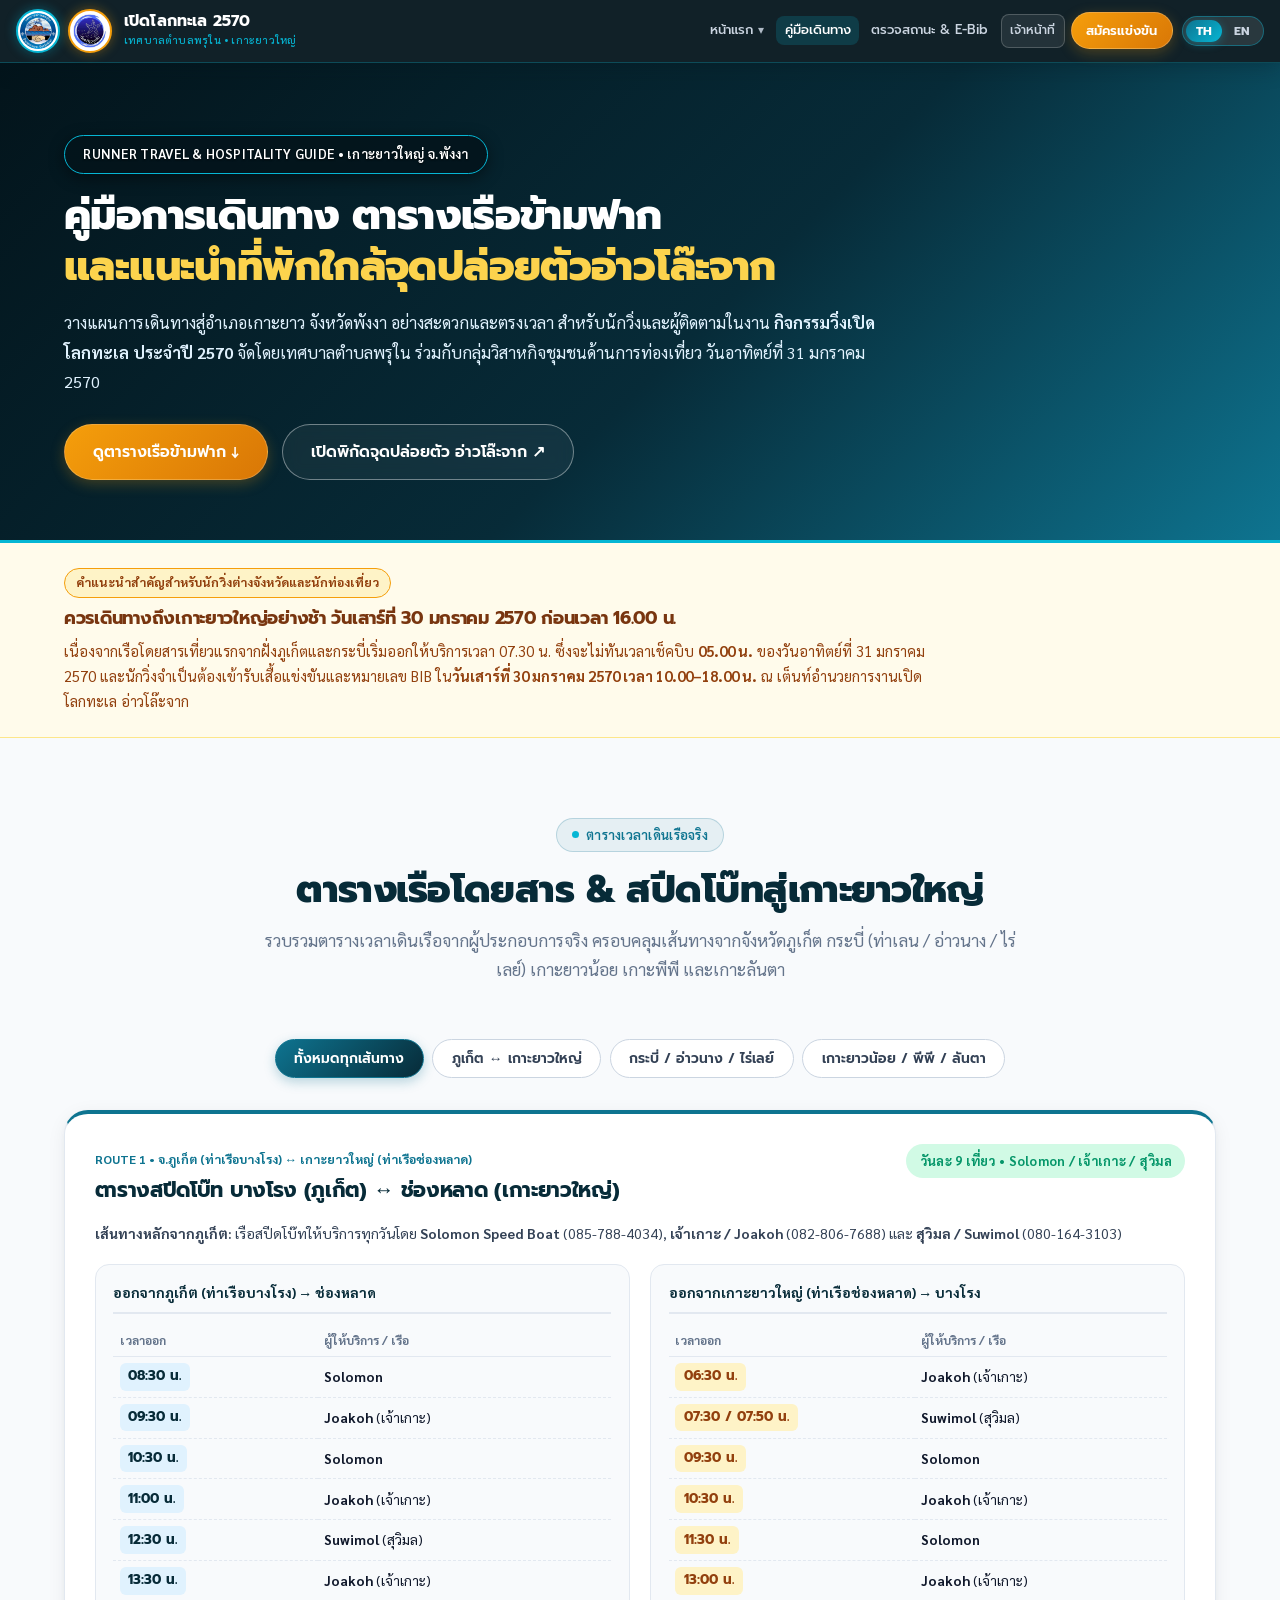
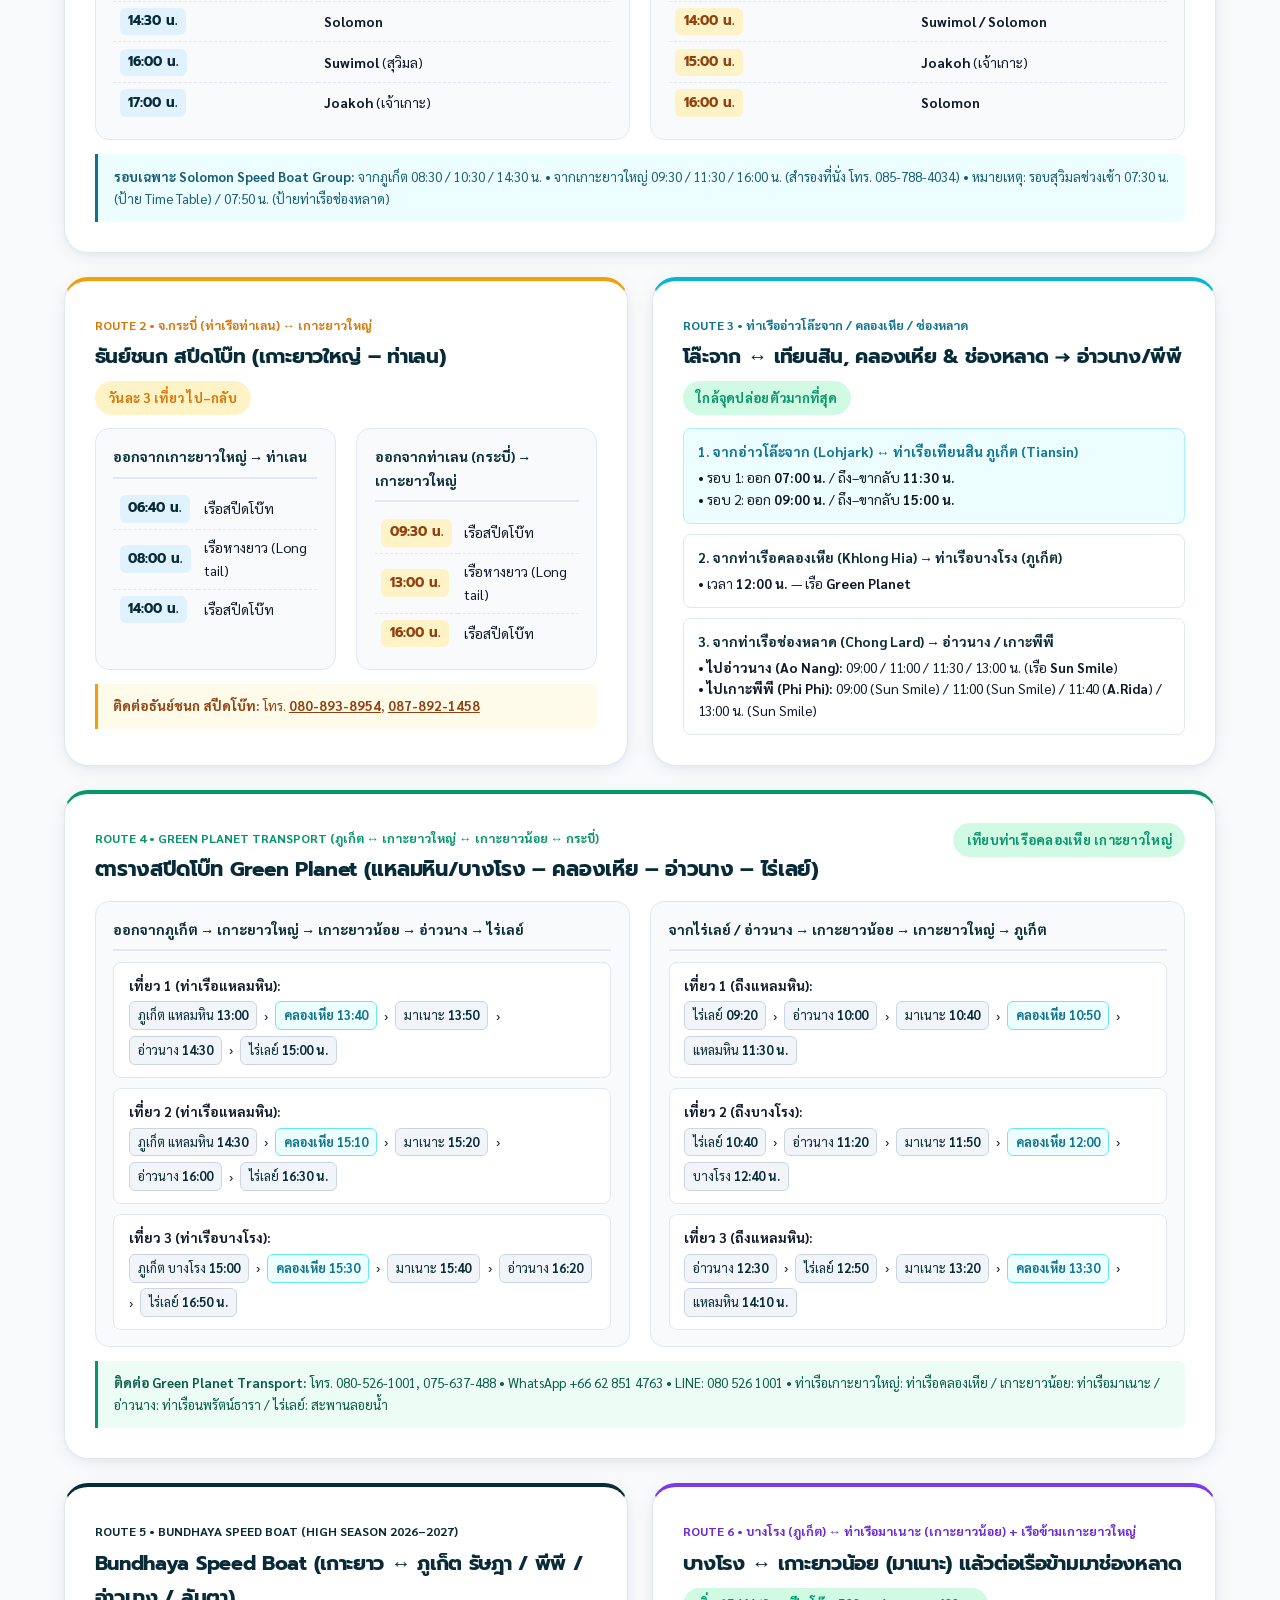
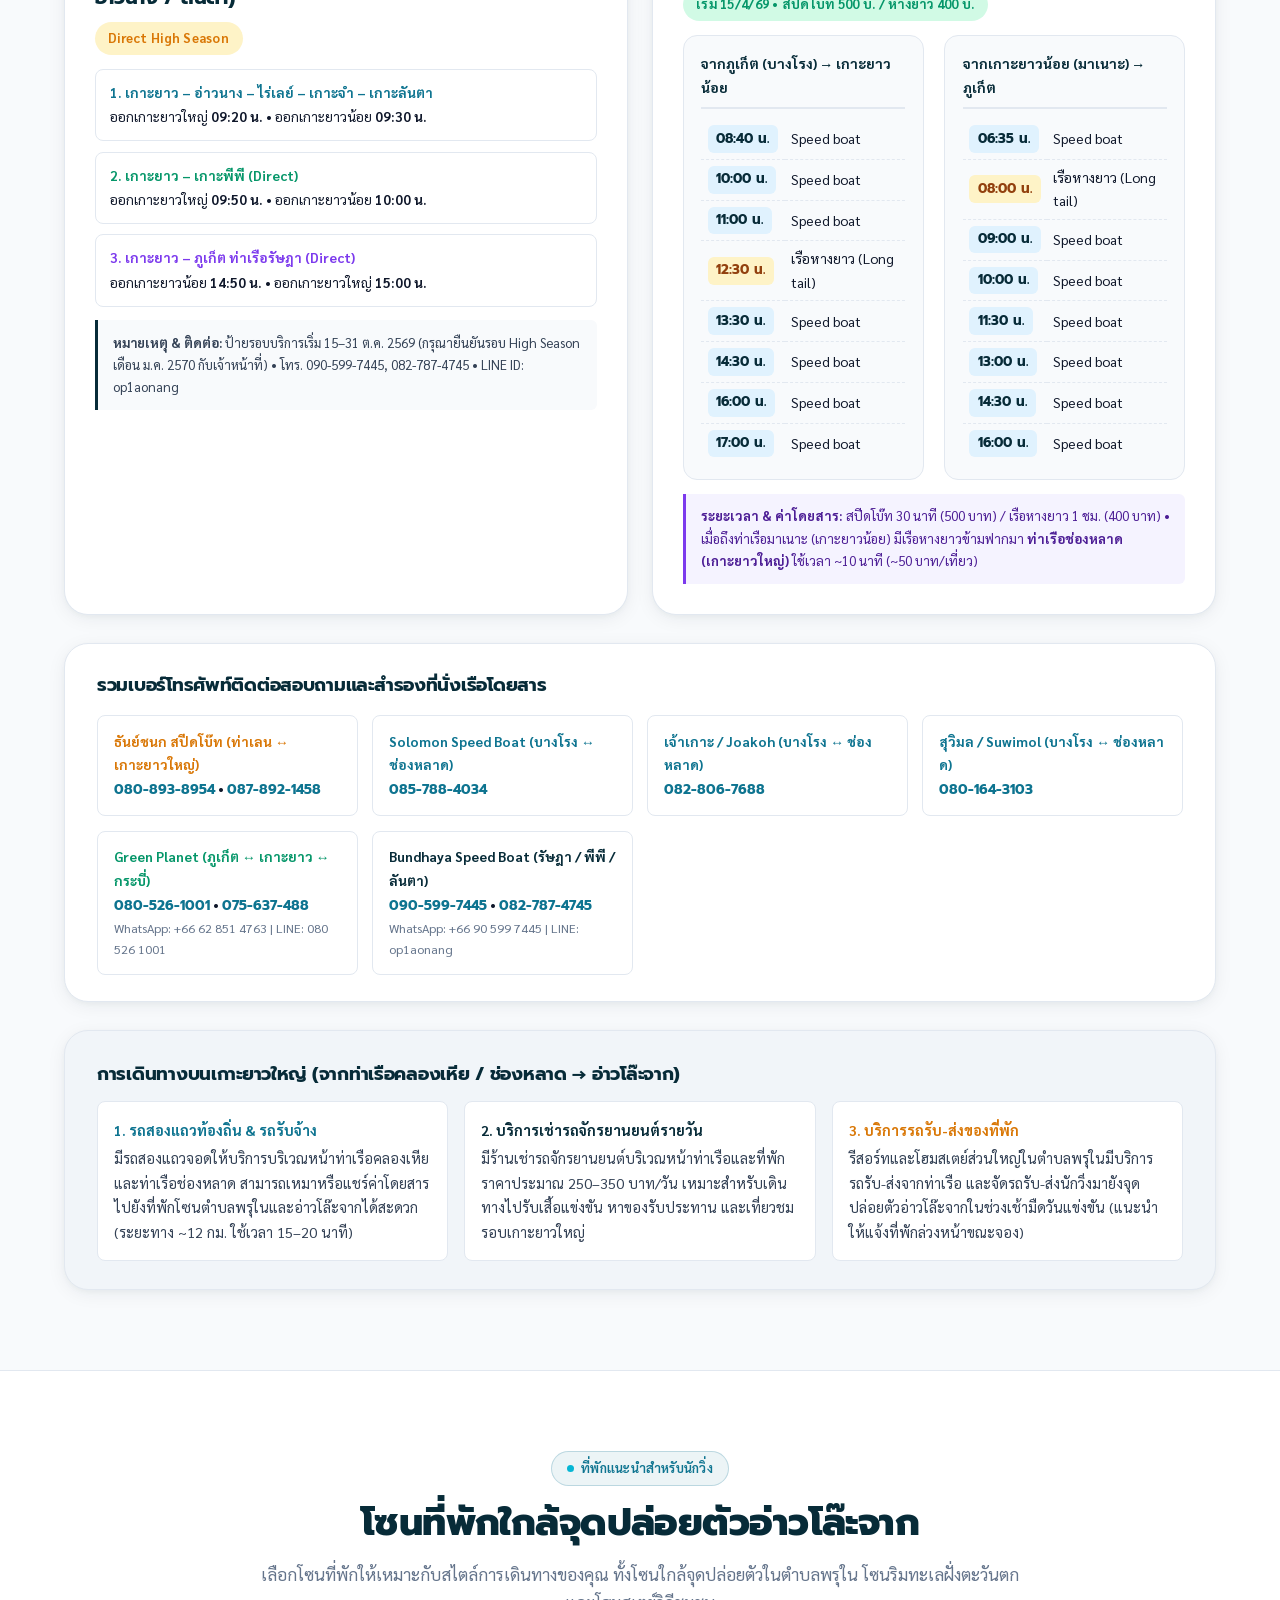
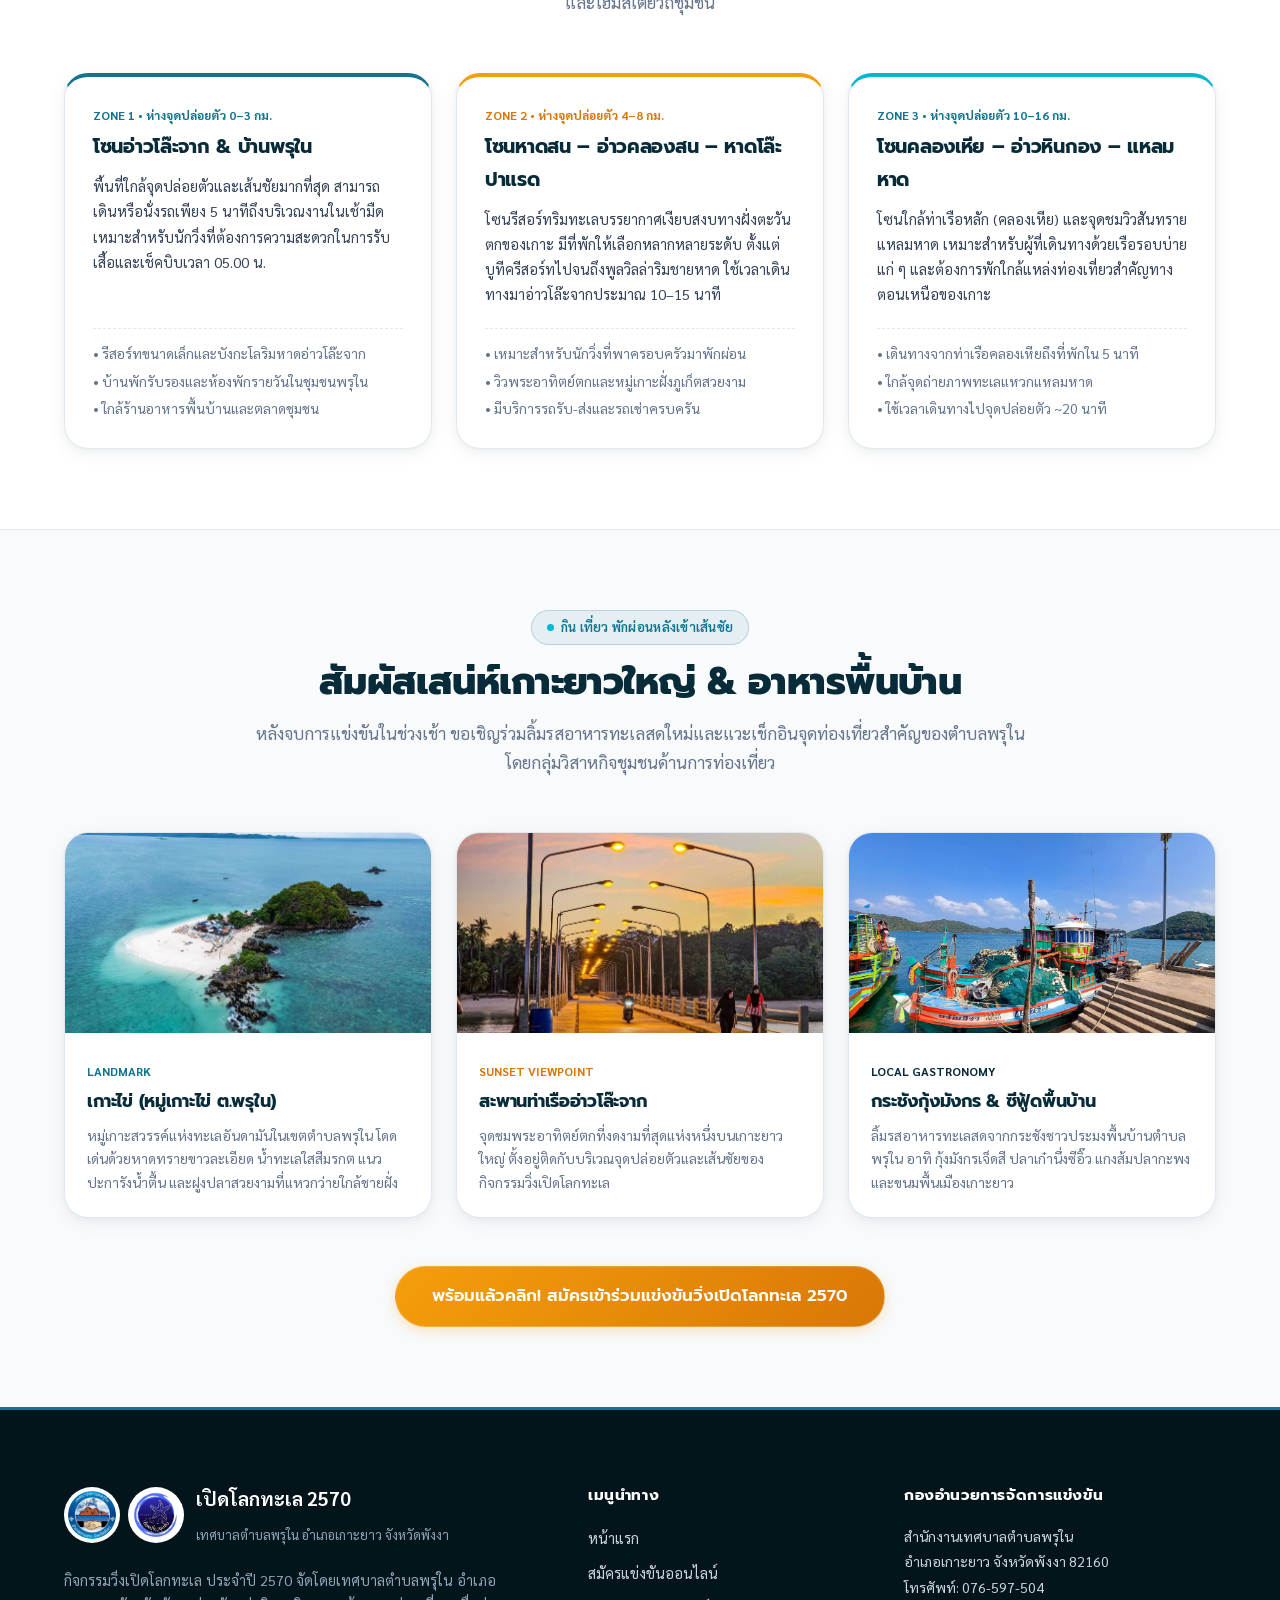
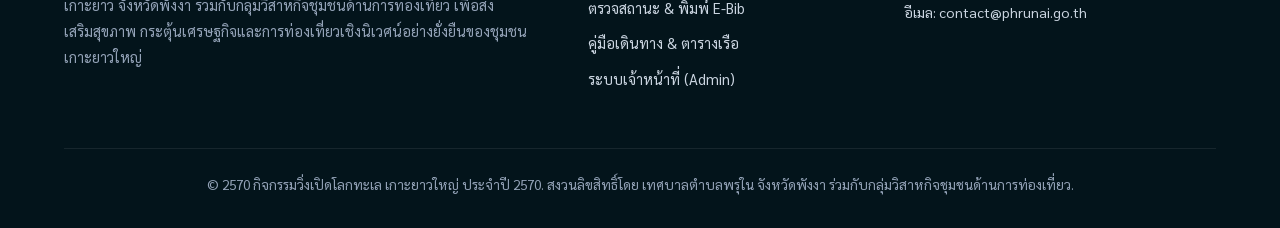
<file: guide.html>
<!DOCTYPE html>
<html lang="th">
<head>
    <meta charset="UTF-8">
    <meta name="viewport" content="width=device-width, initial-scale=1.0">
    <title>คู่มือการเดินทาง ตารางเรือ & ที่พัก | กิจกรรมวิ่งเปิดโลกทะเล ๒๕๗๐</title>
    <meta name="description" content="คู่มือการเดินทางสู่เกาะยาวใหญ่ จังหวัดพังงา ตารางเรือสปีดโบ๊ทและเรือหางยาว จากภูเก็ต กระบี่ พังงา พร้อมแนะนำที่พักใกล้จุดปล่อยตัวอ่าวโล๊ะจาก">
    <link rel="icon" href="Photo/logo.jpeg" type="image/jpeg">

    <!-- Fonts -->
    <link rel="preconnect" href="https://fonts.googleapis.com">
    <link rel="preconnect" href="https://fonts.gstatic.com" crossorigin>
    <link href="https://fonts.googleapis.com/css2?family=Prompt:wght@300;400;500;600;700;800;900&family=Sarabun:wght@400;500;600&display=swap" rel="stylesheet">

    <!-- Stylesheet -->
    <link rel="stylesheet" href="css/style.css?v=3.4">
    <style>
        .guide-ferry-grid {
            display: grid;
            grid-template-columns: 1fr 1fr;
            gap: 1.5rem;
            margin-bottom: 1.75rem;
        }
        .guide-stay-grid {
            display: grid;
            grid-template-columns: repeat(3, 1fr);
            gap: 1.5rem;
        }

        /* Ferry Schedule Filter & Cards */
        .ferry-filter-bar {
            display: flex;
            flex-wrap: wrap;
            justify-content: center;
            gap: 0.55rem;
            margin-bottom: 2rem;
        }
        .ferry-filter-btn {
            font-family: var(--font-heading);
            font-size: 0.86rem;
            font-weight: 600;
            padding: 0.5rem 1.15rem;
            border-radius: 999px;
            border: 1.5px solid var(--border-card);
            background: #FFFFFF;
            color: var(--ink-secondary);
            cursor: pointer;
            transition: var(--transition);
        }
        .ferry-filter-btn:hover {
            border-color: var(--teal-andaman);
            color: var(--teal-andaman);
        }
        .ferry-filter-btn.active {
            background: linear-gradient(135deg, var(--teal-andaman), var(--navy-marine));
            border-color: var(--teal-andaman);
            color: #FFFFFF;
            box-shadow: 0 4px 12px rgba(14, 116, 144, 0.28);
        }
        .ferry-card-full {
            grid-column: 1 / -1;
        }
        .ferry-subgrid-2 {
            display: grid;
            grid-template-columns: 1fr 1fr;
            gap: 1.25rem;
        }
        .ferry-col-box {
            background: #F8FAFC;
            border: 1px solid var(--border-subtle);
            border-radius: var(--radius-md);
            padding: 1rem 1.1rem;
        }
        .ferry-col-heading {
            font-size: 0.88rem;
            font-weight: 700;
            color: var(--navy-marine);
            margin-bottom: 0.65rem;
            padding-bottom: 0.45rem;
            border-bottom: 2px solid var(--border-subtle);
        }
        .ferry-mini-table {
            width: 100%;
            border-collapse: collapse;
            font-size: 0.86rem;
        }
        .ferry-mini-table th {
            text-align: left;
            font-size: 0.76rem;
            font-weight: 700;
            color: var(--ink-muted);
            padding: 0.35rem 0.4rem;
            border-bottom: 1px solid var(--border-subtle);
        }
        .ferry-mini-table td {
            padding: 0.38rem 0.4rem;
            border-bottom: 1px dashed #E2E8F0;
            color: var(--ink-primary);
            vertical-align: middle;
        }
        .ferry-mini-table tr:last-child td {
            border-bottom: none;
        }
        .ferry-time-chip {
            display: inline-block;
            font-family: var(--font-heading);
            font-weight: 700;
            font-size: 0.84rem;
            color: var(--navy-marine);
            background: #E0F2FE;
            padding: 0.15rem 0.55rem;
            border-radius: 6px;
            white-space: nowrap;
        }
        .ferry-time-chip.gold {
            background: #FEF3C7;
            color: #92400E;
        }
        .ferry-chain-list {
            display: flex;
            flex-direction: column;
            gap: 0.65rem;
        }
        .ferry-chain-row {
            background: #FFFFFF;
            border: 1px solid var(--border-subtle);
            border-radius: var(--radius-sm);
            padding: 0.75rem 0.9rem;
            font-size: 0.85rem;
            line-height: 1.6;
        }
        .ferry-chain-stops {
            display: flex;
            flex-wrap: wrap;
            align-items: center;
            gap: 0.35rem 0.45rem;
            margin-top: 0.3rem;
        }
        .ferry-stop-pill {
            background: #F1F5F9;
            border: 1px solid #CBD5E1;
            border-radius: 6px;
            padding: 0.2rem 0.5rem;
            font-size: 0.8rem;
            color: var(--navy-marine);
        }
        .ferry-stop-pill.highlight {
            background: #ECFEFF;
            border-color: #67E8F9;
            color: #0E7490;
            font-weight: 700;
        }
        .ferry-contacts-grid {
            display: grid;
            grid-template-columns: repeat(auto-fit, minmax(220px, 1fr));
            gap: 0.9rem;
        }
        .ferry-contact-item {
            background: #FFFFFF;
            border: 1px solid var(--border-subtle);
            border-radius: var(--radius-sm);
            padding: 0.85rem 1rem;
            font-size: 0.86rem;
        }
        .ferry-tel-link {
            display: inline-block;
            font-family: var(--font-heading);
            font-weight: 700;
            color: var(--teal-andaman);
            margin-top: 2px;
        }
        .ferry-tel-link:hover {
            text-decoration: underline;
        }

        @media (max-width: 960px) {
            .guide-ferry-grid,
            .guide-stay-grid,
            .ferry-subgrid-2 {
                grid-template-columns: 1fr;
            }
        }
    </style>
</head>
<body>

    <!-- ================= SITE NAVIGATION ================= -->
    <nav class="site-nav">
        <div class="nav-inner">
            <a href="index.html" class="brand-wrapper">
                <div class="brand-logos-group">
                    <img src="Photo/logo.jpeg" alt="ตราเทศบาลตำบลพรุใน" class="brand-logo-dual">
                    <img src="Photo/visahakitLOGO.jpg" alt="ตรากลุ่มวิสาหกิจชุมชนด้านการท่องเที่ยว" class="brand-logo-dual community-logo">
                </div>
                <div class="brand-text">
                    <h1 data-i18n="brandTitle">เปิดโลกทะเล 2570</h1>
                    <span data-i18n="brandSub">เทศบาลตำบลพรุใน • เกาะยาวใหญ่</span>
                </div>
            </a>

            <div class="nav-right-actions">
                <div class="lang-switch-group" role="group" aria-label="Language Switcher">
                    <button type="button" class="lang-switch-btn active" id="langBtnTh" onclick="setGuideLang('th')">TH</button>
                    <button type="button" class="lang-switch-btn" id="langBtnEn" onclick="setGuideLang('en')">EN</button>
                </div>

                <button type="button" class="mobile-toggle" id="mobileToggle" aria-label="เปิดเมนูนำทาง" aria-expanded="false" aria-controls="navMenu">
                    <span></span><span></span><span></span>
                </button>
            </div>

            <ul class="nav-menu" id="navMenu">
                <li class="nav-dropdown">
                    <a href="index.html" class="nav-link nav-dropdown-toggle" aria-expanded="false" aria-haspopup="true">
                        <span data-i18n="navHome">หน้าแรก</span>
                        <span class="nav-caret" aria-hidden="true">▾</span>
                    </a>
                    <ul class="nav-dropdown-menu">
                        <li><a href="index.html" class="nav-dropdown-item" data-i18n="navHomeMain">ภาพรวมหน้าแรก</a></li>
                        <li><a href="index.html#schedule" class="nav-dropdown-item" data-i18n="navSchedule">กำหนดการ</a></li>
                        <li><a href="index.html#about" class="nav-dropdown-item" data-i18n="navCategories">ประเภท & ค่าสมัคร</a></li>
                        <li><a href="index.html#prizes" class="nav-dropdown-item" data-i18n="navPrizes">เงินรางวัล & เหรียญ</a></li>
                        <li><a href="index.html#routes" class="nav-dropdown-item" data-i18n="navRoutes">เส้นทางวิ่ง</a></li>
                        <li><a href="index.html#kit" class="nav-dropdown-item" data-i18n="navKit">เสื้อแข่งขัน</a></li>
                    </ul>
                </li>
                <li><a href="guide.html" class="nav-link active" data-i18n="navGuide">คู่มือเดินทาง</a></li>
                <li><a href="status.html" class="nav-link" data-i18n="navStatus">ตรวจสถานะ & E-Bib</a></li>
                <li><a href="admin.html" class="nav-admin-badge" data-i18n="navAdmin">เจ้าหน้าที่</a></li>
                <li><a href="register.html" class="nav-btn-register" data-i18n="navRegister">สมัครแข่งขัน</a></li>
            </ul>
        </div>
    </nav>

    <!-- ================= GUIDE PAGE HEADER ================= -->
    <header style="background:linear-gradient(135deg, var(--deep-abyss) 0%, var(--navy-marine) 55%, var(--teal-andaman) 100%); color:#FFFFFF; padding:4.5rem 0 3.75rem 0; border-bottom:3px solid var(--cyan-horizon);">
        <div class="container">
            <div style="max-width:820px;">
                <div class="hero-pill-badge" style="margin-bottom:1rem;" data-i18n="heroBadge">
                    RUNNER TRAVEL & HOSPITALITY GUIDE • เกาะยาวใหญ่ จ.พังงา
                </div>
                <h2 style="font-size:clamp(1.85rem, 3.2vw, 2.75rem); font-weight:800; line-height:1.25; margin-bottom:1rem;">
                    <span data-i18n="heroTitle1">คู่มือการเดินทาง ตารางเรือข้ามฟาก</span><br>
                    <span style="color:#FCD34D;" data-i18n="heroTitle2">และแนะนำที่พักใกล้จุดปล่อยตัวอ่าวโล๊ะจาก</span>
                </h2>
                <p style="font-size:1.02rem; color:#E0F2FE; line-height:1.8; margin-bottom:1.75rem;" data-i18n="heroDesc">
                    วางแผนการเดินทางสู่อำเภอเกาะยาว จังหวัดพังงา อย่างสะดวกและตรงเวลา สำหรับนักวิ่งและผู้ติดตามในงาน <strong>กิจกรรมวิ่งเปิดโลกทะเล ประจำปี 2570</strong> จัดโดยเทศบาลตำบลพรุใน ร่วมกับกลุ่มวิสาหกิจชุมชนด้านการท่องเที่ยว วันอาทิตย์ที่ 31 มกราคม 2570
                </p>

                <div style="display:flex; gap:0.85rem; flex-wrap:wrap;">
                    <a href="#ferry" class="btn btn-accent" data-i18n="heroBtnFerry">ดูตารางเรือข้ามฟาก ↓</a>
                    <a href="https://maps.app.goo.gl/TFD3XJPfeaFh8psh7" target="_blank" rel="noopener noreferrer" class="btn btn-outline" data-i18n="heroBtnMap">
                        เปิดพิกัดจุดปล่อยตัว อ่าวโล๊ะจาก ↗
                    </a>
                </div>
            </div>
        </div>
    </header>

    <!-- ================= IMPORTANT RACE WEEKEND NOTICE ================= -->
    <section style="background:#FFFBEB; border-bottom:1px solid #FDE68A; padding:1.5rem 0;">
        <div class="container">
            <div style="display:flex; align-items:flex-start; gap:1rem; flex-wrap:wrap; justify-content:space-between;">
                <div style="max-width:880px;">
                    <span style="display:inline-block; background:#FEF3C7; color:#92400E; font-size:0.78rem; font-weight:700; padding:0.2rem 0.7rem; border-radius:999px; border:1px solid #F59E0B; margin-bottom:0.35rem;" data-i18n="noticeTag">
                        คำแนะนำสำคัญสำหรับนักวิ่งต่างจังหวัดและนักท่องเที่ยว
                    </span>
                    <h3 style="font-size:1.12rem; color:#78350F; margin-bottom:0.25rem;" data-i18n="noticeTitle">
                        ควรเดินทางถึงเกาะยาวใหญ่อย่างช้า วันเสาร์ที่ 30 มกราคม 2570 ก่อนเวลา 16.00 น.
                    </h3>
                    <p style="font-size:0.92rem; color:#92400E; line-height:1.7; margin:0;" data-i18n="noticeDesc">
                        เนื่องจากเรือโดยสารเที่ยวแรกจากฝั่งภูเก็ตและกระบี่เริ่มออกให้บริการเวลา 07.30 น. ซึ่งจะไม่ทันเวลาเช็คบิบ <strong>05.00 น.</strong> ของวันอาทิตย์ที่ 31 มกราคม 2570 และนักวิ่งจำเป็นต้องเข้ารับเสื้อแข่งขันและหมายเลข BIB ใน<strong>วันเสาร์ที่ 30 มกราคม 2570 เวลา 10.00–18.00 น.</strong> ณ เต็นท์อำนวยการงานเปิดโลกทะเล อ่าวโล๊ะจาก
                    </p>
                </div>
            </div>
        </div>
    </section>

    <!-- ================= FERRY & TRANSPORT SCHEDULES ================= -->
    <section class="section" id="ferry">
        <div class="container">
            <div class="section-header">
                <div class="badge-tag"><span class="dot"></span> <span data-i18n="ferryBadge">ตารางเวลาเดินเรือจริง</span></div>
                <h3 class="section-title" data-i18n="ferryTitle">ตารางเรือโดยสาร & สปีดโบ๊ทสู่เกาะยาวใหญ่</h3>
                <p class="section-desc" data-i18n="ferryDesc">รวบรวมตารางเวลาเดินเรือจากผู้ประกอบการจริง ครอบคลุมเส้นทางจากจังหวัดภูเก็ต กระบี่ (ท่าเลน / อ่าวนาง / ไร่เลย์) เกาะยาวน้อย เกาะพีพี และเกาะลันตา</p>
            </div>

            <!-- Interactive Route Filter Tabs -->
            <div class="ferry-filter-bar" role="tablist" aria-label="ตัวกรองเส้นทางเดินเรือ">
                <button type="button" class="ferry-filter-btn active" onclick="filterFerryRoutes('all', this)" data-i18n="tabFerryAll">ทั้งหมดทุกเส้นทาง</button>
                <button type="button" class="ferry-filter-btn" onclick="filterFerryRoutes('phuket', this)" data-i18n="tabFerryPhuket">ภูเก็ต ↔ เกาะยาวใหญ่</button>
                <button type="button" class="ferry-filter-btn" onclick="filterFerryRoutes('krabi', this)" data-i18n="tabFerryKrabi">กระบี่ / อ่าวนาง / ไร่เลย์</button>
                <button type="button" class="ferry-filter-btn" onclick="filterFerryRoutes('islands', this)" data-i18n="tabFerryIslands">เกาะยาวน้อย / พีพี / ลันตา</button>
            </div>

            <div class="guide-ferry-grid">
                <!-- 1. PHUKET (BANG RONG) <-> KOH YAO YAI (CHONG LARD) : Solomon, Joakoh, Suwimol -->
                <div class="form-envelope-card ferry-card-full" data-ferry-group="phuket" style="padding:1.85rem; max-width:100%; margin:0; border-top:4px solid var(--teal-andaman);">
                    <div style="display:flex; justify-content:space-between; align-items:flex-start; gap:0.5rem; margin-bottom:0.85rem; flex-wrap:wrap;">
                        <div>
                            <span style="font-size:0.78rem; font-weight:700; color:var(--teal-andaman); text-transform:uppercase;" data-i18n="c1Tag">ROUTE 1 • จ.ภูเก็ต (ท่าเรือบางโรง) ↔ เกาะยาวใหญ่ (ท่าเรือช่องหลาด)</span>
                            <h4 style="font-size:1.3rem; color:var(--navy-marine); margin-top:2px;" data-i18n="c1Title">ตารางสปีดโบ๊ท บางโรง (ภูเก็ต) ↔ ช่องหลาด (เกาะยาวใหญ่)</h4>
                        </div>
                        <span class="status-pill approved" data-i18n="c1Badge">วันละ 9 เที่ยว • Solomon / เจ้าเกาะ / สุวิมล</span>
                    </div>

                    <p style="font-size:0.88rem; color:var(--ink-secondary); margin-bottom:1.1rem; line-height:1.7;" data-i18n="c1Desc">
                        <strong>เส้นทางหลักจากภูเก็ต:</strong> เรือสปีดโบ๊ทให้บริการทุกวันโดย <strong>Solomon Speed Boat</strong> (085-788-4034), <strong>เจ้าเกาะ / Joakoh</strong> (082-806-7688) และ <strong>สุวิมล / Suwimol</strong> (080-164-3103)
                    </p>

                    <div class="ferry-subgrid-2">
                        <!-- Outbound Phuket -> Koh Yao Yai -->
                        <div class="ferry-col-box">
                            <div class="ferry-col-heading" data-i18n="c1OutHead">ออกจากภูเก็ต (ท่าเรือบางโรง) → ช่องหลาด</div>
                            <table class="ferry-mini-table">
                                <thead>
                                    <tr>
                                        <th data-i18n="colTime">เวลาออก</th>
                                        <th data-i18n="colBoat">ผู้ให้บริการ / เรือ</th>
                                    </tr>
                                </thead>
                                <tbody>
                                    <tr><td><span class="ferry-time-chip">08:30 น.</span></td><td><strong>Solomon</strong></td></tr>
                                    <tr><td><span class="ferry-time-chip">09:30 น.</span></td><td><strong>Joakoh</strong> <span data-i18n="lblJoakoh">(เจ้าเกาะ)</span></td></tr>
                                    <tr><td><span class="ferry-time-chip">10:30 น.</span></td><td><strong>Solomon</strong></td></tr>
                                    <tr><td><span class="ferry-time-chip">11:00 น.</span></td><td><strong>Joakoh</strong> <span data-i18n="lblJoakoh">(เจ้าเกาะ)</span></td></tr>
                                    <tr><td><span class="ferry-time-chip">12:30 น.</span></td><td><strong>Suwimol</strong> <span data-i18n="lblSuwimol">(สุวิมล)</span></td></tr>
                                    <tr><td><span class="ferry-time-chip">13:30 น.</span></td><td><strong>Joakoh</strong> <span data-i18n="lblJoakoh">(เจ้าเกาะ)</span></td></tr>
                                    <tr><td><span class="ferry-time-chip">14:30 น.</span></td><td><strong>Solomon</strong></td></tr>
                                    <tr><td><span class="ferry-time-chip">16:00 น.</span></td><td><strong>Suwimol</strong> <span data-i18n="lblSuwimol">(สุวิมล)</span></td></tr>
                                    <tr><td><span class="ferry-time-chip">17:00 น.</span></td><td><strong>Joakoh</strong> <span data-i18n="lblJoakoh">(เจ้าเกาะ)</span></td></tr>
                                </tbody>
                            </table>
                        </div>

                        <!-- Return Koh Yao Yai -> Phuket -->
                        <div class="ferry-col-box">
                            <div class="ferry-col-heading" data-i18n="c1InHead">ออกจากเกาะยาวใหญ่ (ท่าเรือช่องหลาด) → บางโรง</div>
                            <table class="ferry-mini-table">
                                <thead>
                                    <tr>
                                        <th data-i18n="colTime2">เวลาออก</th>
                                        <th data-i18n="colBoat2">ผู้ให้บริการ / เรือ</th>
                                    </tr>
                                </thead>
                                <tbody>
                                    <tr><td><span class="ferry-time-chip gold">06:30 น.</span></td><td><strong>Joakoh</strong> <span data-i18n="lblJoakoh">(เจ้าเกาะ)</span></td></tr>
                                    <tr><td><span class="ferry-time-chip gold">07:30 / 07:50 น.</span></td><td><strong>Suwimol</strong> <span data-i18n="lblSuwimol">(สุวิมล)</span></td></tr>
                                    <tr><td><span class="ferry-time-chip gold">09:30 น.</span></td><td><strong>Solomon</strong></td></tr>
                                    <tr><td><span class="ferry-time-chip gold">10:30 น.</span></td><td><strong>Joakoh</strong> <span data-i18n="lblJoakoh">(เจ้าเกาะ)</span></td></tr>
                                    <tr><td><span class="ferry-time-chip gold">11:30 น.</span></td><td><strong>Solomon</strong></td></tr>
                                    <tr><td><span class="ferry-time-chip gold">13:00 น.</span></td><td><strong>Joakoh</strong> <span data-i18n="lblJoakoh">(เจ้าเกาะ)</span></td></tr>
                                    <tr><td><span class="ferry-time-chip gold">14:00 น.</span></td><td><strong>Suwimol / Solomon</strong></td></tr>
                                    <tr><td><span class="ferry-time-chip gold">15:00 น.</span></td><td><strong>Joakoh</strong> <span data-i18n="lblJoakoh">(เจ้าเกาะ)</span></td></tr>
                                    <tr><td><span class="ferry-time-chip gold">16:00 น.</span></td><td><strong>Solomon</strong></td></tr>
                                </tbody>
                            </table>
                        </div>
                    </div>

                    <div style="margin-top:0.9rem; padding:0.7rem 1rem; background:#ECFEFF; border-left:3px solid var(--teal-andaman); font-size:0.83rem; color:#155E75; border-radius:0 6px 6px 0;" data-i18n="c1Note">
                        <strong>รอบเฉพาะ Solomon Speed Boat Group:</strong> จากภูเก็ต 08:30 / 10:30 / 14:30 น. • จากเกาะยาวใหญ่ 09:30 / 11:30 / 16:00 น. (สำรองที่นั่ง โทร. 085-788-4034) • หมายเหตุ: รอบสุวิมลช่วงเช้า 07:30 น. (ป้าย Time Table) / 07:50 น. (ป้ายท่าเรือช่องหลาด)
                    </div>
                </div>

                <!-- 2. KRABI (THA LEN) <-> KOH YAO YAI : Thanchanok Speedboat -->
                <div class="form-envelope-card" data-ferry-group="krabi" style="padding:1.85rem; max-width:100%; margin:0; border-top:4px solid var(--gold-sand);">
                    <div style="display:flex; justify-content:space-between; align-items:flex-start; gap:0.5rem; margin-bottom:0.85rem; flex-wrap:wrap;">
                        <div>
                            <span style="font-size:0.78rem; font-weight:700; color:var(--gold-dark); text-transform:uppercase;" data-i18n="c2Tag">ROUTE 2 • จ.กระบี่ (ท่าเรือท่าเลน) ↔ เกาะยาวใหญ่</span>
                            <h4 style="font-size:1.25rem; color:var(--navy-marine); margin-top:2px;" data-i18n="c2Title">ธันย์ชนก สปีดโบ๊ท (เกาะยาวใหญ่ – ท่าเลน)</h4>
                        </div>
                        <span class="status-pill pending" data-i18n="c2Badge">วันละ 3 เที่ยว ไป–กลับ</span>
                    </div>

                    <div class="ferry-subgrid-2" style="margin-bottom:0.85rem;">
                        <div class="ferry-col-box">
                            <div class="ferry-col-heading" data-i18n="c2OutHead">ออกจากเกาะยาวใหญ่ → ท่าเลน</div>
                            <table class="ferry-mini-table">
                                <tbody>
                                    <tr><td><span class="ferry-time-chip">06:40 น.</span></td><td data-i18n="boatSpeed">เรือสปีดโบ๊ท</td></tr>
                                    <tr><td><span class="ferry-time-chip">08:00 น.</span></td><td data-i18n="boatLongtail">เรือหางยาว</td></tr>
                                    <tr><td><span class="ferry-time-chip">14:00 น.</span></td><td data-i18n="boatSpeed">เรือสปีดโบ๊ท</td></tr>
                                </tbody>
                            </table>
                        </div>
                        <div class="ferry-col-box">
                            <div class="ferry-col-heading" data-i18n="c2InHead">ออกจากท่าเลน (กระบี่) → เกาะยาวใหญ่</div>
                            <table class="ferry-mini-table">
                                <tbody>
                                    <tr><td><span class="ferry-time-chip gold">09:30 น.</span></td><td data-i18n="boatSpeed">เรือสปีดโบ๊ท</td></tr>
                                    <tr><td><span class="ferry-time-chip gold">13:00 น.</span></td><td data-i18n="boatLongtail">เรือหางยาว</td></tr>
                                    <tr><td><span class="ferry-time-chip gold">16:00 น.</span></td><td data-i18n="boatSpeed">เรือสปีดโบ๊ท</td></tr>
                                </tbody>
                            </table>
                        </div>
                    </div>

                    <div style="padding:0.7rem 0.95rem; background:#FFFBEB; border-left:3px solid var(--gold-sand); font-size:0.84rem; color:#92400E; border-radius:0 6px 6px 0;" data-i18n="c2Contact">
                        <strong>ติดต่อธันย์ชนก สปีดโบ๊ท:</strong> โทร. <a href="tel:0808938954" style="font-weight:700; text-decoration:underline;">080-893-8954</a>, <a href="tel:0878921458" style="font-weight:700; text-decoration:underline;">087-892-1458</a>
                    </div>
                </div>

                <!-- 3. LOHJARK <-> TIANSIN, KHLONG HIA -> BANG RONG, CHONG LARD -> AO NANG & PHI PHI -->
                <div class="form-envelope-card" data-ferry-group="phuket krabi islands" style="padding:1.85rem; max-width:100%; margin:0; border-top:4px solid var(--cyan-horizon);">
                    <div style="display:flex; justify-content:space-between; align-items:flex-start; gap:0.5rem; margin-bottom:0.85rem; flex-wrap:wrap;">
                        <div>
                            <span style="font-size:0.78rem; font-weight:700; color:#0E7490; text-transform:uppercase;" data-i18n="c3Tag">ROUTE 3 • ท่าเรืออ่าวโล๊ะจาก / คลองเหีย / ช่องหลาด</span>
                            <h4 style="font-size:1.25rem; color:var(--navy-marine); margin-top:2px;" data-i18n="c3Title">โล๊ะจาก ↔ เทียนสิน, คลองเหีย & ช่องหลาด → อ่าวนาง/พีพี</h4>
                        </div>
                        <span class="status-pill approved" data-i18n="c3Badge">ใกล้จุดปล่อยตัวมากที่สุด</span>
                    </div>

                    <div class="ferry-chain-list">
                        <div class="ferry-chain-row" style="background:#ECFEFF; border-color:#A5F3FC;">
                            <strong style="color:#0E7490;" data-i18n="c3Sub1">1. จากอ่าวโล๊ะจาก (Lohjark) ↔ ท่าเรือเทียนสิน ภูเก็ต (Tiansin)</strong>
                            <div style="margin-top:4px; color:var(--ink-primary);" data-i18n="c3Sub1Detail">
                                • รอบ 1: ออก <strong>07:00 น.</strong> / ถึง–ขากลับ <strong>11:30 น.</strong><br>
                                • รอบ 2: ออก <strong>09:00 น.</strong> / ถึง–ขากลับ <strong>15:00 น.</strong>
                            </div>
                        </div>

                        <div class="ferry-chain-row">
                            <strong style="color:var(--navy-marine);" data-i18n="c3Sub2">2. จากท่าเรือคลองเหีย (Khlong Hia) → ท่าเรือบางโรง (ภูเก็ต)</strong>
                            <div style="margin-top:4px;" data-i18n="c3Sub2Detail">
                                • เวลา <strong>12:00 น.</strong> — เรือ <strong>Green Planet</strong>
                            </div>
                        </div>

                        <div class="ferry-chain-row">
                            <strong style="color:var(--navy-marine);" data-i18n="c3Sub3">3. จากท่าเรือช่องหลาด (Chong Lard) → อ่าวนาง / เกาะพีพี</strong>
                            <div style="margin-top:4px;" data-i18n="c3Sub3Detail">
                                • <strong>ไปอ่าวนาง (Ao Nang):</strong> 09:00 / 11:00 / 11:30 / 13:00 น. (เรือ <strong>Sun Smile</strong>)<br>
                                • <strong>ไปเกาะพีพี (Phi Phi):</strong> 09:00 (Sun Smile) / 11:00 (Sun Smile) / 11:40 (<strong>A.Rida</strong>) / 13:00 น. (Sun Smile)
                            </div>
                        </div>
                    </div>
                </div>

                <!-- 4. GREEN PLANET TRANSPORT : PHUKET <-> KOH YAO YAI <-> KOH YAO NOI <-> AO NANG <-> RAILAY -->
                <div class="form-envelope-card ferry-card-full" data-ferry-group="phuket krabi" style="padding:1.85rem; max-width:100%; margin:0; border-top:4px solid #059669;">
                    <div style="display:flex; justify-content:space-between; align-items:flex-start; gap:0.5rem; margin-bottom:0.85rem; flex-wrap:wrap;">
                        <div>
                            <span style="font-size:0.78rem; font-weight:700; color:#059669; text-transform:uppercase;" data-i18n="c4Tag">ROUTE 4 • GREEN PLANET TRANSPORT (ภูเก็ต ↔ เกาะยาวใหญ่ ↔ เกาะยาวน้อย ↔ กระบี่)</span>
                            <h4 style="font-size:1.3rem; color:var(--navy-marine); margin-top:2px;" data-i18n="c4Title">ตารางสปีดโบ๊ท Green Planet (แหลมหิน/บางโรง – คลองเหีย – อ่าวนาง – ไร่เลย์)</h4>
                        </div>
                        <span class="status-pill approved" data-i18n="c4Badge">เทียบท่าเรือคลองเหีย เกาะยาวใหญ่</span>
                    </div>

                    <div class="ferry-subgrid-2">
                        <!-- From Phuket -->
                        <div class="ferry-col-box">
                            <div class="ferry-col-heading" data-i18n="c4OutHead">ออกจากภูเก็ต → เกาะยาวใหญ่ → เกาะยาวน้อย → อ่าวนาง → ไร่เลย์</div>
                            <div class="ferry-chain-list">
                                <div class="ferry-chain-row">
                                    <strong data-i18n="c4Out1Title">เที่ยว 1 (ท่าเรือแหลมหิน):</strong>
                                    <div class="ferry-chain-stops" data-i18n="c4Out1Stops">
                                        <span class="ferry-stop-pill">ภูเก็ต แหลมหิน <strong>13:00</strong></span> ›
                                        <span class="ferry-stop-pill highlight">คลองเหีย <strong>13:40</strong></span> ›
                                        <span class="ferry-stop-pill">มาเนาะ <strong>13:50</strong></span> ›
                                        <span class="ferry-stop-pill">อ่าวนาง <strong>14:30</strong></span> ›
                                        <span class="ferry-stop-pill">ไร่เลย์ <strong>15:00 น.</strong></span>
                                    </div>
                                </div>
                                <div class="ferry-chain-row">
                                    <strong data-i18n="c4Out2Title">เที่ยว 2 (ท่าเรือแหลมหิน):</strong>
                                    <div class="ferry-chain-stops" data-i18n="c4Out2Stops">
                                        <span class="ferry-stop-pill">ภูเก็ต แหลมหิน <strong>14:30</strong></span> ›
                                        <span class="ferry-stop-pill highlight">คลองเหีย <strong>15:10</strong></span> ›
                                        <span class="ferry-stop-pill">มาเนาะ <strong>15:20</strong></span> ›
                                        <span class="ferry-stop-pill">อ่าวนาง <strong>16:00</strong></span> ›
                                        <span class="ferry-stop-pill">ไร่เลย์ <strong>16:30 น.</strong></span>
                                    </div>
                                </div>
                                <div class="ferry-chain-row">
                                    <strong data-i18n="c4Out3Title">เที่ยว 3 (ท่าเรือบางโรง):</strong>
                                    <div class="ferry-chain-stops" data-i18n="c4Out3Stops">
                                        <span class="ferry-stop-pill">ภูเก็ต บางโรง <strong>15:00</strong></span> ›
                                        <span class="ferry-stop-pill highlight">คลองเหีย <strong>15:30</strong></span> ›
                                        <span class="ferry-stop-pill">มาเนาะ <strong>15:40</strong></span> ›
                                        <span class="ferry-stop-pill">อ่าวนาง <strong>16:20</strong></span> ›
                                        <span class="ferry-stop-pill">ไร่เลย์ <strong>16:50 น.</strong></span>
                                    </div>
                                </div>
                            </div>
                        </div>

                        <!-- From Krabi (Railay / Ao Nang) -> Phuket -->
                        <div class="ferry-col-box">
                            <div class="ferry-col-heading" data-i18n="c4InHead">จากไร่เลย์ / อ่าวนาง → เกาะยาวน้อย → เกาะยาวใหญ่ → ภูเก็ต</div>
                            <div class="ferry-chain-list">
                                <div class="ferry-chain-row">
                                    <strong data-i18n="c4In1Title">เที่ยว 1 (ถึงแหลมหิน):</strong>
                                    <div class="ferry-chain-stops" data-i18n="c4In1Stops">
                                        <span class="ferry-stop-pill">ไร่เลย์ <strong>09:20</strong></span> ›
                                        <span class="ferry-stop-pill">อ่าวนาง <strong>10:00</strong></span> ›
                                        <span class="ferry-stop-pill">มาเนาะ <strong>10:40</strong></span> ›
                                        <span class="ferry-stop-pill highlight">คลองเหีย <strong>10:50</strong></span> ›
                                        <span class="ferry-stop-pill">แหลมหิน <strong>11:30 น.</strong></span>
                                    </div>
                                </div>
                                <div class="ferry-chain-row">
                                    <strong data-i18n="c4In2Title">เที่ยว 2 (ถึงบางโรง):</strong>
                                    <div class="ferry-chain-stops" data-i18n="c4In2Stops">
                                        <span class="ferry-stop-pill">ไร่เลย์ <strong>10:40</strong></span> ›
                                        <span class="ferry-stop-pill">อ่าวนาง <strong>11:20</strong></span> ›
                                        <span class="ferry-stop-pill">มาเนาะ <strong>11:50</strong></span> ›
                                        <span class="ferry-stop-pill highlight">คลองเหีย <strong>12:00</strong></span> ›
                                        <span class="ferry-stop-pill">บางโรง <strong>12:40 น.</strong></span>
                                    </div>
                                </div>
                                <div class="ferry-chain-row">
                                    <strong data-i18n="c4In3Title">เที่ยว 3 (ถึงแหลมหิน):</strong>
                                    <div class="ferry-chain-stops" data-i18n="c4In3Stops">
                                        <span class="ferry-stop-pill">อ่าวนาง <strong>12:30</strong></span> ›
                                        <span class="ferry-stop-pill">ไร่เลย์ <strong>12:50</strong></span> ›
                                        <span class="ferry-stop-pill">มาเนาะ <strong>13:20</strong></span> ›
                                        <span class="ferry-stop-pill highlight">คลองเหีย <strong>13:30</strong></span> ›
                                        <span class="ferry-stop-pill">แหลมหิน <strong>14:10 น.</strong></span>
                                    </div>
                                </div>
                            </div>
                        </div>
                    </div>

                    <div style="margin-top:0.85rem; padding:0.7rem 1rem; background:#ECFDF5; border-left:3px solid #059669; font-size:0.83rem; color:#065F46; border-radius:0 6px 6px 0;" data-i18n="c4Note">
                        <strong>ติดต่อ Green Planet Transport:</strong> โทร. 080-526-1001, 075-637-488 • WhatsApp +66 62 851 4763 • LINE: 080 526 1001 • ท่าเรือเกาะยาวใหญ่: ท่าเรือคลองเหีย / เกาะยาวน้อย: ท่าเรือมาเนาะ / อ่าวนาง: ท่าเรือนพรัตน์ธารา / ไร่เลย์: สะพานลอยน้ำ
                    </div>
                </div>

                <!-- 5. BUNDHAYA SPEED BOAT KOH YAO (High Season 2026-2027) -->
                <div class="form-envelope-card" data-ferry-group="phuket krabi islands" style="padding:1.85rem; max-width:100%; margin:0; border-top:4px solid var(--navy-marine);">
                    <div style="display:flex; justify-content:space-between; align-items:flex-start; gap:0.5rem; margin-bottom:0.85rem; flex-wrap:wrap;">
                        <div>
                            <span style="font-size:0.78rem; font-weight:700; color:var(--navy-marine); text-transform:uppercase;" data-i18n="c5Tag">ROUTE 5 • BUNDHAYA SPEED BOAT (HIGH SEASON 2026–2027)</span>
                            <h4 style="font-size:1.25rem; color:var(--navy-marine); margin-top:2px;" data-i18n="c5Title">Bundhaya Speed Boat (เกาะยาว ↔ ภูเก็ต รัษฎา / พีพี / อ่าวนาง / ลันตา)</h4>
                        </div>
                        <span class="status-pill pending" data-i18n="c5Badge">Direct High Season</span>
                    </div>

                    <div class="ferry-chain-list" style="margin-bottom:0.85rem;">
                        <div class="ferry-chain-row">
                            <strong style="color:var(--teal-andaman);" data-i18n="c5R1Title">1. เกาะยาว – อ่าวนาง – ไร่เลย์ – เกาะจำ – เกาะลันตา</strong>
                            <div style="margin-top:3px;" data-i18n="c5R1Time">ออกเกาะยาวใหญ่ <strong>09:20 น.</strong> • ออกเกาะยาวน้อย <strong>09:30 น.</strong></div>
                        </div>
                        <div class="ferry-chain-row">
                            <strong style="color:#059669;" data-i18n="c5R2Title">2. เกาะยาว – เกาะพีพี (Direct)</strong>
                            <div style="margin-top:3px;" data-i18n="c5R2Time">ออกเกาะยาวใหญ่ <strong>09:50 น.</strong> • ออกเกาะยาวน้อย <strong>10:00 น.</strong></div>
                        </div>
                        <div class="ferry-chain-row">
                            <strong style="color:#7C3AED;" data-i18n="c5R3Title">3. เกาะยาว – ภูเก็ต ท่าเรือรัษฎา (Direct)</strong>
                            <div style="margin-top:3px;" data-i18n="c5R3Time">ออกเกาะยาวน้อย <strong>14:50 น.</strong> • ออกเกาะยาวใหญ่ <strong>15:00 น.</strong></div>
                        </div>
                    </div>

                    <div style="padding:0.7rem 0.95rem; background:#F8FAFC; border-left:3px solid var(--navy-marine); font-size:0.82rem; color:var(--ink-secondary); border-radius:0 6px 6px 0;" data-i18n="c5Note">
                        <strong>หมายเหตุ & ติดต่อ:</strong> ป้ายรอบบริการเริ่ม 15–31 ต.ค. 2569 (กรุณายืนยันรอบ High Season เดือน ม.ค. 2570 กับเจ้าหน้าที่) • โทร. 090-599-7445, 082-787-4745 • LINE ID: op1aonang
                    </div>
                </div>

                <!-- 6. PHUKET (BANG RONG) <-> KOH YAO NOI (MANOH PIER) + SHUTTLE TO KOH YAO YAI -->
                <div class="form-envelope-card" data-ferry-group="phuket islands" style="padding:1.85rem; max-width:100%; margin:0; border-top:4px solid #7C3AED;">
                    <div style="display:flex; justify-content:space-between; align-items:flex-start; gap:0.5rem; margin-bottom:0.85rem; flex-wrap:wrap;">
                        <div>
                            <span style="font-size:0.78rem; font-weight:700; color:#6D28D9; text-transform:uppercase;" data-i18n="c6Tag">ROUTE 6 • บางโรง (ภูเก็ต) ↔ ท่าเรือมาเนาะ (เกาะยาวน้อย) + เรือข้ามเกาะยาวใหญ่</span>
                            <h4 style="font-size:1.25rem; color:var(--navy-marine); margin-top:2px;" data-i18n="c6Title">บางโรง ↔ เกาะยาวน้อย (มาเนาะ) แล้วต่อเรือข้ามมาช่องหลาด</h4>
                        </div>
                        <span class="status-pill approved" data-i18n="c6Badge">เริ่ม 15/4/69 • สปีดโบ๊ท 500 บ. / หางยาว 400 บ.</span>
                    </div>

                    <div class="ferry-subgrid-2" style="margin-bottom:0.85rem;">
                        <div class="ferry-col-box">
                            <div class="ferry-col-heading" data-i18n="c6OutHead">จากภูเก็ต (บางโรง) → เกาะยาวน้อย</div>
                            <table class="ferry-mini-table">
                                <tbody>
                                    <tr><td><span class="ferry-time-chip">08:40 น.</span></td><td>Speed boat</td></tr>
                                    <tr><td><span class="ferry-time-chip">10:00 น.</span></td><td>Speed boat</td></tr>
                                    <tr><td><span class="ferry-time-chip">11:00 น.</span></td><td>Speed boat</td></tr>
                                    <tr><td><span class="ferry-time-chip gold">12:30 น.</span></td><td data-i18n="boatLongtail">เรือหางยาว (Long tail)</td></tr>
                                    <tr><td><span class="ferry-time-chip">13:30 น.</span></td><td>Speed boat</td></tr>
                                    <tr><td><span class="ferry-time-chip">14:30 น.</span></td><td>Speed boat</td></tr>
                                    <tr><td><span class="ferry-time-chip">16:00 น.</span></td><td>Speed boat</td></tr>
                                    <tr><td><span class="ferry-time-chip">17:00 น.</span></td><td>Speed boat</td></tr>
                                </tbody>
                            </table>
                        </div>

                        <div class="ferry-col-box">
                            <div class="ferry-col-heading" data-i18n="c6InHead">จากเกาะยาวน้อย (มาเนาะ) → ภูเก็ต</div>
                            <table class="ferry-mini-table">
                                <tbody>
                                    <tr><td><span class="ferry-time-chip">06:35 น.</span></td><td>Speed boat</td></tr>
                                    <tr><td><span class="ferry-time-chip gold">08:00 น.</span></td><td data-i18n="boatLongtail">เรือหางยาว (Long tail)</td></tr>
                                    <tr><td><span class="ferry-time-chip">09:00 น.</span></td><td>Speed boat</td></tr>
                                    <tr><td><span class="ferry-time-chip">10:00 น.</span></td><td>Speed boat</td></tr>
                                    <tr><td><span class="ferry-time-chip">11:30 น.</span></td><td>Speed boat</td></tr>
                                    <tr><td><span class="ferry-time-chip">13:00 น.</span></td><td>Speed boat</td></tr>
                                    <tr><td><span class="ferry-time-chip">14:30 น.</span></td><td>Speed boat</td></tr>
                                    <tr><td><span class="ferry-time-chip">16:00 น.</span></td><td>Speed boat</td></tr>
                                </tbody>
                            </table>
                        </div>
                    </div>

                    <div style="padding:0.7rem 0.95rem; background:#F5F3FF; border-left:3px solid #7C3AED; font-size:0.83rem; color:#4C1D95; border-radius:0 6px 6px 0;" data-i18n="c6Note">
                        <strong>ระยะเวลา & ค่าโดยสาร:</strong> สปีดโบ๊ท 30 นาที (500 บาท) / เรือหางยาว 1 ชม. (400 บาท) • เมื่อถึงท่าเรือมาเนาะ (เกาะยาวน้อย) มีเรือหางยาวข้ามฟากมา <strong>ท่าเรือช่องหลาด (เกาะยาวใหญ่)</strong> ใช้เวลา ~10 นาที (~50 บาท/เที่ยว)
                    </div>
                </div>
            </div>

            <!-- 7. OPERATOR CONTACT DIRECTORY -->
            <div class="form-envelope-card" style="max-width:100%; padding:1.65rem 2rem; background:#FFFFFF; border:1px solid var(--border-subtle); margin-bottom:1.75rem;">
                <h4 style="font-size:1.15rem; color:var(--navy-marine); margin-bottom:0.85rem;" data-i18n="contactDirTitle">
                    รวมเบอร์โทรศัพท์ติดต่อสอบถามและสำรองที่นั่งเรือโดยสาร
                </h4>
                <div class="ferry-contacts-grid">
                    <div class="ferry-contact-item">
                        <strong style="color:var(--gold-dark); display:block;" data-i18n="op1Name">ธันย์ชนก สปีดโบ๊ท (ท่าเลน ↔ เกาะยาวใหญ่)</strong>
                        <a href="tel:0808938954" class="ferry-tel-link">080-893-8954</a> • <a href="tel:0878921458" class="ferry-tel-link">087-892-1458</a>
                    </div>
                    <div class="ferry-contact-item">
                        <strong style="color:var(--teal-andaman); display:block;" data-i18n="op2Name">Solomon Speed Boat (บางโรง ↔ ช่องหลาด)</strong>
                        <a href="tel:0857884034" class="ferry-tel-link">085-788-4034</a>
                    </div>
                    <div class="ferry-contact-item">
                        <strong style="color:var(--teal-andaman); display:block;" data-i18n="op3Name">เจ้าเกาะ / Joakoh (บางโรง ↔ ช่องหลาด)</strong>
                        <a href="tel:0828067688" class="ferry-tel-link">082-806-7688</a>
                    </div>
                    <div class="ferry-contact-item">
                        <strong style="color:var(--teal-andaman); display:block;" data-i18n="op4Name">สุวิมล / Suwimol (บางโรง ↔ ช่องหลาด)</strong>
                        <a href="tel:0801643103" class="ferry-tel-link">080-164-3103</a>
                    </div>
                    <div class="ferry-contact-item">
                        <strong style="color:#059669; display:block;" data-i18n="op5Name">Green Planet (ภูเก็ต ↔ เกาะยาว ↔ กระบี่)</strong>
                        <a href="tel:0805261001" class="ferry-tel-link">080-526-1001</a> • <a href="tel:075637488" class="ferry-tel-link">075-637-488</a>
                        <div style="font-size:0.78rem; color:var(--ink-muted);">WhatsApp: +66 62 851 4763 | LINE: 080 526 1001</div>
                    </div>
                    <div class="ferry-contact-item">
                        <strong style="color:var(--navy-marine); display:block;" data-i18n="op6Name">Bundhaya Speed Boat (รัษฎา / พีพี / ลันตา)</strong>
                        <a href="tel:0905997445" class="ferry-tel-link">090-599-7445</a> • <a href="tel:0827874745" class="ferry-tel-link">082-787-4745</a>
                        <div style="font-size:0.78rem; color:var(--ink-muted);">WhatsApp: +66 90 599 7445 | LINE: op1aonang</div>
                    </div>
                </div>
            </div>

            <!-- Local Transport on Koh Yao Yai -->
            <div class="form-envelope-card" style="max-width:100%; padding:1.75rem 2rem; background:var(--canvas-subtle); border:1px solid var(--border-subtle);">
                <h4 style="font-size:1.15rem; color:var(--navy-marine); margin-bottom:0.65rem;" data-i18n="localTransTitle">
                    การเดินทางบนเกาะยาวใหญ่ (จากท่าเรือคลองเหีย / ช่องหลาด → อ่าวโล๊ะจาก)
                </h4>
                <div style="display:grid; grid-template-columns:repeat(auto-fit, minmax(240px, 1fr)); gap:1rem; font-size:0.9rem; color:var(--ink-secondary);">
                    <div style="background:#FFFFFF; padding:1rem; border-radius:var(--radius-sm); border:1px solid var(--border-subtle);">
                        <strong style="color:var(--teal-andaman); display:block; margin-bottom:4px;" data-i18n="trans1Title">1. รถสองแถวท้องถิ่น & รถรับจ้าง</strong>
                        <span data-i18n="trans1Desc">มีรถสองแถวจอดให้บริการบริเวณหน้าท่าเรือคลองเหีย และท่าเรือช่องหลาด สามารถเหมาหรือแชร์ค่าโดยสารไปยังที่พักโซนตำบลพรุในและอ่าวโล๊ะจากได้สะดวก (ระยะทาง ~12 กม. ใช้เวลา 15–20 นาที)</span>
                    </div>
                    <div style="background:#FFFFFF; padding:1rem; border-radius:var(--radius-sm); border:1px solid var(--border-subtle);">
                        <strong style="color:var(--navy-marine); display:block; margin-bottom:4px;" data-i18n="trans2Title">2. บริการเช่ารถจักรยานยนต์รายวัน</strong>
                        <span data-i18n="trans2Desc">มีร้านเช่ารถจักรยานยนต์บริเวณหน้าท่าเรือและที่พัก ราคาประมาณ 250–350 บาท/วัน เหมาะสำหรับเดินทางไปรับเสื้อแข่งขัน หาของรับประทาน และเที่ยวชมรอบเกาะยาวใหญ่</span>
                    </div>
                    <div style="background:#FFFFFF; padding:1rem; border-radius:var(--radius-sm); border:1px solid var(--border-subtle);">
                        <strong style="color:var(--gold-dark); display:block; margin-bottom:4px;" data-i18n="trans3Title">3. บริการรถรับ-ส่งของที่พัก</strong>
                        <span data-i18n="trans3Desc">รีสอร์ทและโฮมสเตย์ส่วนใหญ่ในตำบลพรุในมีบริการรถรับ-ส่งจากท่าเรือ และจัดรถรับ-ส่งนักวิ่งมายังจุดปล่อยตัวอ่าวโล๊ะจากในช่วงเช้ามืดวันแข่งขัน (แนะนำให้แจ้งที่พักล่วงหน้าขณะจอง)</span>
                    </div>
                </div>
            </div>
        </div>
    </section>

    <!-- ================= ACCOMMODATIONS NEAR START LINE ================= -->
    <section class="section" id="stay" style="background:#FFFFFF; border-top:1px solid var(--border-subtle); border-bottom:1px solid var(--border-subtle);">
        <div class="container">
            <div class="section-header">
                <div class="badge-tag"><span class="dot"></span> <span data-i18n="stayBadge">ที่พักแนะนำสำหรับนักวิ่ง</span></div>
                <h3 class="section-title" data-i18n="stayTitle">โซนที่พักใกล้จุดปล่อยตัวอ่าวโล๊ะจาก</h3>
                <p class="section-desc" data-i18n="stayDesc">เลือกโซนที่พักให้เหมาะกับสไตล์การเดินทางของคุณ ทั้งโซนใกล้จุดปล่อยตัวในตำบลพรุใน โซนริมทะเลฝั่งตะวันตก และโฮมสเตย์วิถีชุมชน</p>
            </div>

            <div class="guide-stay-grid">
                <!-- Zone 1 -->
                <div class="form-envelope-card" style="max-width:100%; margin:0; padding:1.75rem; border-top:4px solid var(--teal-andaman); display:flex; flex-direction:column;">
                    <span style="font-size:0.76rem; font-weight:700; color:var(--teal-andaman); text-transform:uppercase;" data-i18n="zone1Tag">ZONE 1 • ห่างจุดปล่อยตัว 0–3 กม.</span>
                    <h4 style="font-size:1.2rem; color:var(--navy-marine); margin:0.35rem 0 0.65rem 0;" data-i18n="zone1Title">โซนอ่าวโล๊ะจาก & บ้านพรุใน</h4>
                    <p style="font-size:0.9rem; color:var(--ink-secondary); line-height:1.75; margin-bottom:1.25rem; flex-grow:1;" data-i18n="zone1Desc">
                        พื้นที่ใกล้จุดปล่อยตัวและเส้นชัยมากที่สุด สามารถเดินหรือนั่งรถเพียง 5 นาทีถึงบริเวณงานในเช้ามืด เหมาะสำหรับนักวิ่งที่ต้องการความสะดวกในการรับเสื้อและเช็คบิบเวลา 05.00 น.
                    </p>
                    <ul style="list-style:none; font-size:0.86rem; color:var(--ink-muted); border-top:1px dashed var(--border-subtle); padding-top:0.85rem;">
                        <li style="margin-bottom:4px;" data-i18n="zone1Li1">• รีสอร์ทขนาดเล็กและบังกะโลริมหาดอ่าวโล๊ะจาก</li>
                        <li style="margin-bottom:4px;" data-i18n="zone1Li2">• บ้านพักรับรองและห้องพักรายวันในชุมชนพรุใน</li>
                        <li data-i18n="zone1Li3">• ใกล้ร้านอาหารพื้นบ้านและตลาดชุมชน</li>
                    </ul>
                </div>

                <!-- Zone 2 -->
                <div class="form-envelope-card" style="max-width:100%; margin:0; padding:1.75rem; border-top:4px solid var(--gold-sand); display:flex; flex-direction:column;">
                    <span style="font-size:0.76rem; font-weight:700; color:var(--gold-dark); text-transform:uppercase;" data-i18n="zone2Tag">ZONE 2 • ห่างจุดปล่อยตัว 4–8 กม.</span>
                    <h4 style="font-size:1.2rem; color:var(--navy-marine); margin:0.35rem 0 0.65rem 0;" data-i18n="zone2Title">โซนหาดสน – อ่าวคลองสน – หาดโล๊ะปาแรด</h4>
                    <p style="font-size:0.9rem; color:var(--ink-secondary); line-height:1.75; margin-bottom:1.25rem; flex-grow:1;" data-i18n="zone2Desc">
                        โซนรีสอร์ทริมทะเลบรรยากาศเงียบสงบทางฝั่งตะวันตกของเกาะ มีที่พักให้เลือกหลากหลายระดับ ตั้งแต่บูทีครีสอร์ทไปจนถึงพูลวิลล่าริมชายหาด ใช้เวลาเดินทางมาอ่าวโล๊ะจากประมาณ 10–15 นาที
                    </p>
                    <ul style="list-style:none; font-size:0.86rem; color:var(--ink-muted); border-top:1px dashed var(--border-subtle); padding-top:0.85rem;">
                        <li style="margin-bottom:4px;" data-i18n="zone2Li1">• เหมาะสำหรับนักวิ่งที่พาครอบครัวมาพักผ่อน</li>
                        <li style="margin-bottom:4px;" data-i18n="zone2Li2">• วิวพระอาทิตย์ตกและหมู่เกาะฝั่งภูเก็ตสวยงาม</li>
                        <li data-i18n="zone2Li3">• มีบริการรถรับ-ส่งและรถเช่าครบครัน</li>
                    </ul>
                </div>

                <!-- Zone 3 -->
                <div class="form-envelope-card" style="max-width:100%; margin:0; padding:1.75rem; border-top:4px solid var(--cyan-horizon); display:flex; flex-direction:column;">
                    <span style="font-size:0.76rem; font-weight:700; color:#0E7490; text-transform:uppercase;" data-i18n="zone3Tag">ZONE 3 • ห่างจุดปล่อยตัว 10–16 กม.</span>
                    <h4 style="font-size:1.2rem; color:var(--navy-marine); margin:0.35rem 0 0.65rem 0;" data-i18n="zone3Title">โซนคลองเหีย – อ่าวหินกอง – แหลมหาด</h4>
                    <p style="font-size:0.9rem; color:var(--ink-secondary); line-height:1.75; margin-bottom:1.25rem; flex-grow:1;" data-i18n="zone3Desc">
                        โซนใกล้ท่าเรือหลัก (คลองเหีย) และจุดชมวิวสันทรายแหลมหาด เหมาะสำหรับผู้ที่เดินทางด้วยเรือรอบบ่ายแก่ ๆ และต้องการพักใกล้แหล่งท่องเที่ยวสำคัญทางตอนเหนือของเกาะ
                    </p>
                    <ul style="list-style:none; font-size:0.86rem; color:var(--ink-muted); border-top:1px dashed var(--border-subtle); padding-top:0.85rem;">
                        <li style="margin-bottom:4px;" data-i18n="zone3Li1">• เดินทางจากท่าเรือคลองเหียถึงที่พักใน 5 นาที</li>
                        <li style="margin-bottom:4px;" data-i18n="zone3Li2">• ใกล้จุดถ่ายภาพทะเลแหวกแหลมหาด</li>
                        <li data-i18n="zone3Li3">• ใช้เวลาเดินทางไปจุดปล่อยตัว ~20 นาที</li>
                    </ul>
                </div>
            </div>
        </div>
    </section>

    <!-- ================= LOCAL ATTRACTIONS & FOOD ================= -->
    <section class="section" id="attractions">
        <div class="container">
            <div class="section-header">
                <div class="badge-tag"><span class="dot"></span> <span data-i18n="attrBadge">กิน เที่ยว พักผ่อนหลังเข้าเส้นชัย</span></div>
                <h3 class="section-title" data-i18n="attrTitle">สัมผัสเสน่ห์เกาะยาวใหญ่ & อาหารพื้นบ้าน</h3>
                <p class="section-desc" data-i18n="attrDesc">หลังจบการแข่งขันในช่วงเช้า ขอเชิญร่วมลิ้มรสอาหารทะเลสดใหม่และแวะเช็กอินจุดท่องเที่ยวสำคัญของตำบลพรุใน โดยกลุ่มวิสาหกิจชุมชนด้านการท่องเที่ยว</p>
            </div>

            <div style="display:grid; grid-template-columns:repeat(auto-fit, minmax(260px, 1fr)); gap:1.5rem;">
                <div style="background:#FFFFFF; border-radius:var(--radius-lg); overflow:hidden; border:1px solid var(--border-subtle); box-shadow:var(--shadow-card);">
                    <div style="height:200px; overflow:hidden;">
                        <img src="Photo/50769_0.jpg" alt="แหลมหาด เกาะยาวใหญ่" style="width:100%; height:100%; object-fit:cover;">
                    </div>
                    <div style="padding:1.4rem;">
                        <span style="font-size:0.75rem; font-weight:700; color:var(--teal-andaman); text-transform:uppercase;">LANDMARK</span>
                        <h4 style="font-size:1.1rem; color:var(--navy-marine); margin:0.25rem 0 0.45rem 0;" data-i18n="attr1Title">เกาะไข่ (หมู่เกาะไข่ ต.พรุใน)</h4>
                        <p style="font-size:0.87rem; color:var(--ink-muted); line-height:1.7; margin:0;" data-i18n="attr1Desc">
                            หมู่เกาะสวรรค์แห่งทะเลอันดามันในเขตตำบลพรุใน โดดเด่นด้วยหาดทรายขาวละเอียด น้ำทะเลใสสีมรกต แนวปะการังน้ำตื้น และฝูงปลาสวยงามที่แหวกว่ายใกล้ชายฝั่ง
                        </p>
                    </div>
                </div>

                <div style="background:#FFFFFF; border-radius:var(--radius-lg); overflow:hidden; border:1px solid var(--border-subtle); box-shadow:var(--shadow-card);">
                    <div style="height:200px; overflow:hidden;">
                        <img src="Photo/โล๊ะจาก2.jpg" onerror="this.src='Photo/lohjak2.jpg'" alt="สะพานท่าเรือโล๊ะจาก" style="width:100%; height:100%; object-fit:cover;">
                    </div>
                    <div style="padding:1.4rem;">
                        <span style="font-size:0.75rem; font-weight:700; color:var(--gold-dark); text-transform:uppercase;">SUNSET VIEWPOINT</span>
                        <h4 style="font-size:1.1rem; color:var(--navy-marine); margin:0.25rem 0 0.45rem 0;" data-i18n="attr2Title">สะพานท่าเรืออ่าวโล๊ะจาก</h4>
                        <p style="font-size:0.87rem; color:var(--ink-muted); line-height:1.7; margin:0;" data-i18n="attr2Desc">
                            จุดชมพระอาทิตย์ตกที่งดงามที่สุดแห่งหนึ่งบนเกาะยาวใหญ่ ตั้งอยู่ติดกับบริเวณจุดปล่อยตัวและเส้นชัยของกิจกรรมวิ่งเปิดโลกทะเล
                        </p>
                    </div>
                </div>

                <div style="background:#FFFFFF; border-radius:var(--radius-lg); overflow:hidden; border:1px solid var(--border-subtle); box-shadow:var(--shadow-card);">
                    <div style="height:200px; overflow:hidden;">
                        <img src="Photo/เรือปลา.jpg" onerror="this.src='Photo/rueapla.jpg'" alt="กระชังปลาและอาหารทะเลเกาะยาว" style="width:100%; height:100%; object-fit:cover;">
                    </div>
                    <div style="padding:1.4rem;">
                        <span style="font-size:0.75rem; font-weight:700; color:var(--navy-marine); text-transform:uppercase;">LOCAL GASTRONOMY</span>
                        <h4 style="font-size:1.1rem; color:var(--navy-marine); margin:0.25rem 0 0.45rem 0;" data-i18n="attr3Title">กระชังกุ้งมังกร & ซีฟู้ดพื้นบ้าน</h4>
                        <p style="font-size:0.87rem; color:var(--ink-muted); line-height:1.7; margin:0;" data-i18n="attr3Desc">
                            ลิ้มรสอาหารทะเลสดจากกระชังชาวประมงพื้นบ้านตำบลพรุใน อาทิ กุ้งมังกรเจ็ดสี ปลาเก๋านึ่งซีอิ๊ว แกงส้มปลากะพง และขนมพื้นเมืองเกาะยาว
                        </p>
                    </div>
                </div>
            </div>

            <div style="text-align:center; margin-top:3rem;">
                <a href="register.html" class="btn btn-accent" style="padding:0.95rem 2.25rem; font-size:1.05rem;" data-i18n="ctaBottom">
                    พร้อมแล้วคลิก! สมัครเข้าร่วมแข่งขันวิ่งเปิดโลกทะเล 2570
                </a>
            </div>
        </div>
    </section>

    <!-- ================= FOOTER ================= -->
    <footer class="site-footer">
        <div class="container">
            <div class="footer-grid">
                <div>
                    <div style="display:flex; align-items:center; gap:12px; margin-bottom:1.25rem;">
                        <div style="display:flex; align-items:center; gap:8px; flex-shrink:0;">
                            <img src="Photo/logo.jpeg" alt="ตราเทศบาลตำบลพรุใน" style="width:56px; height:56px; border-radius:50%; object-fit:cover; background:#fff; padding:2px; border:2px solid rgba(255,255,255,0.85);">
                            <img src="Photo/visahakitLOGO.jpg" alt="ตรากลุ่มวิสาหกิจชุมชนด้านการท่องเที่ยว" style="width:56px; height:56px; border-radius:50%; object-fit:cover; background:#fff; padding:2px; border:2px solid rgba(255,255,255,0.85);">
                        </div>
                        <div>
                            <div class="footer-brand-title" data-i18n="footerBrandTitle">เปิดโลกทะเล 2570</div>
                            <span style="font-size:0.82rem; color:#94A3B8;" data-i18n="footerBrandSub">เทศบาลตำบลพรุใน อำเภอเกาะยาว จังหวัดพังงา</span>
                        </div>
                    </div>
                    <p style="font-size:0.9rem; line-height:1.8; color:#94A3B8;" data-i18n="footerDesc">
                        กิจกรรมวิ่งเปิดโลกทะเล ประจำปี 2570 จัดโดยเทศบาลตำบลพรุใน อำเภอเกาะยาว จังหวัดพังงา ร่วมกับกลุ่มวิสาหกิจชุมชนด้านการท่องเที่ยว เพื่อส่งเสริมสุขภาพ กระตุ้นเศรษฐกิจและการท่องเที่ยวเชิงนิเวศน์อย่างยั่งยืนของชุมชนเกาะยาวใหญ่
                    </p>
                </div>

                <div>
                    <h5 style="color:#FFFFFF; font-size:0.95rem; font-weight:700; margin-bottom:1rem; letter-spacing:0.04em; text-transform:uppercase;" data-i18n="footerMenuTitle">
                        เมนูนำทาง
                    </h5>
                    <ul class="footer-nav-list">
                        <li><a href="index.html" data-i18n="fNavHome">หน้าแรก</a></li>
                        <li><a href="register.html" data-i18n="fNavReg">สมัครแข่งขันออนไลน์</a></li>
                        <li><a href="status.html" data-i18n="fNavStatus">ตรวจสถานะ & พิมพ์ E-Bib</a></li>
                        <li><a href="guide.html" data-i18n="fNavGuide">คู่มือเดินทาง & ตารางเรือ</a></li>
                        <li><a href="admin.html" data-i18n="fNavAdmin">ระบบเจ้าหน้าที่ (Admin)</a></li>
                    </ul>
                </div>

                <div>
                    <h5 style="color:#FFFFFF; font-size:0.95rem; font-weight:700; margin-bottom:1rem; letter-spacing:0.04em; text-transform:uppercase;" data-i18n="footerContactTitle">
                        กองอำนวยการจัดการแข่งขัน
                    </h5>
                    <p style="font-size:0.88rem; line-height:1.8; color:#CBD5E1;" data-i18n="footerContactDesc">
                        สำนักงานเทศบาลตำบลพรุใน<br>
                        อำเภอเกาะยาว จังหวัดพังงา 82160<br>
                        โทรศัพท์: 076-597-504<br>
                        อีเมล: contact@phrunai.go.th
                    </p>
                </div>
            </div>

            <div class="footer-bottom-bar" data-i18n="footerCopy">
                © 2570 กิจกรรมวิ่งเปิดโลกทะเล เกาะยาวใหญ่ ประจำปี 2570. สงวนลิขสิทธิ์โดย เทศบาลตำบลพรุใน จังหวัดพังงา ร่วมกับกลุ่มวิสาหกิจชุมชนด้านการท่องเที่ยว.
            </div>
        </div>
    </footer>

    <script src="js/store.js?v=3.5"></script>
    <script>
        const GUIDE_I18N = {
            th: {
                pageTitle: 'คู่มือการเดินทาง ตารางเรือ & ที่พัก | กิจกรรมวิ่งเปิดโลกทะเล ๒๕๗๐',
                brandTitle: 'เปิดโลกทะเล 2570',
                brandSub: 'เทศบาลตำบลพรุใน • เกาะยาวใหญ่',
                navHome: 'หน้าแรก',
                navHomeMain: 'ภาพรวมหน้าแรก',
                navSchedule: 'กำหนดการ',
                navCategories: 'ประเภท & ค่าสมัคร',
                navPrizes: 'เงินรางวัล & เหรียญ',
                navRoutes: 'เส้นทางวิ่ง',
                navKit: 'เสื้อแข่งขัน',
                navGuide: 'คู่มือเดินทาง',
                navStatus: 'ตรวจสถานะ & E-Bib',
                navAdmin: 'เจ้าหน้าที่',
                navRegister: 'สมัครแข่งขัน',
                heroBadge: 'RUNNER TRAVEL & HOSPITALITY GUIDE • เกาะยาวใหญ่ จ.พังงา',
                heroTitle1: 'คู่มือการเดินทาง ตารางเรือข้ามฟาก',
                heroTitle2: 'และแนะนำที่พักใกล้จุดปล่อยตัวอ่าวโล๊ะจาก',
                heroDesc: 'วางแผนการเดินทางสู่อำเภอเกาะยาว จังหวัดพังงา อย่างสะดวกและตรงเวลา สำหรับนักวิ่งและผู้ติดตามในงาน <strong>กิจกรรมวิ่งเปิดโลกทะเล ประจำปี 2570</strong> จัดโดยเทศบาลตำบลพรุใน ร่วมกับกลุ่มวิสาหกิจชุมชนด้านการท่องเที่ยว วันอาทิตย์ที่ 31 มกราคม 2570',
                heroBtnFerry: 'ดูตารางเรือข้ามฟาก ↓',
                heroBtnMap: 'เปิดพิกัดจุดปล่อยตัว อ่าวโล๊ะจาก ↗',
                noticeTag: 'คำแนะนำสำคัญสำหรับนักวิ่งต่างจังหวัดและนักท่องเที่ยว',
                noticeTitle: 'ควรเดินทางถึงเกาะยาวใหญ่อย่างช้า วันเสาร์ที่ 30 มกราคม 2570 ก่อนเวลา 16.00 น.',
                noticeDesc: 'เนื่องจากเรือโดยสารเที่ยวแรกจากฝั่งภูเก็ตและกระบี่เริ่มออกให้บริการเวลา 07.30 น. ซึ่งจะไม่ทันเวลาเช็คบิบ <strong>05.00 น.</strong> ของวันอาทิตย์ที่ 31 มกราคม 2570 และนักวิ่งจำเป็นต้องเข้ารับเสื้อแข่งขันและหมายเลข BIB ใน<strong>วันเสาร์ที่ 30 มกราคม 2570 เวลา 10.00–18.00 น.</strong> ณ เต็นท์อำนวยการงานเปิดโลกทะเล อ่าวโล๊ะจาก',
                ferryBadge: 'ตารางเวลาเดินเรือจริง',
                ferryTitle: 'ตารางเรือโดยสาร & สปีดโบ๊ทสู่เกาะยาวใหญ่',
                ferryDesc: 'รวบรวมตารางเวลาเดินเรือจากผู้ประกอบการจริง ครอบคลุมเส้นทางจากจังหวัดภูเก็ต กระบี่ (ท่าเลน / อ่าวนาง / ไร่เลย์) เกาะยาวน้อย เกาะพีพี และเกาะลันตา',
                tabFerryAll: 'ทั้งหมดทุกเส้นทาง',
                tabFerryPhuket: 'ภูเก็ต ↔ เกาะยาวใหญ่',
                tabFerryKrabi: 'กระบี่ / อ่าวนาง / ไร่เลย์',
                tabFerryIslands: 'เกาะยาวน้อย / พีพี / ลันตา',
                c1Tag: 'ROUTE 1 • จ.ภูเก็ต (ท่าเรือบางโรง) ↔ เกาะยาวใหญ่ (ท่าเรือช่องหลาด)',
                c1Title: 'ตารางสปีดโบ๊ท บางโรง (ภูเก็ต) ↔ ช่องหลาด (เกาะยาวใหญ่)',
                c1Badge: 'วันละ 9 เที่ยว • Solomon / เจ้าเกาะ / สุวิมล',
                c1Desc: '<strong>เส้นทางหลักจากภูเก็ต:</strong> เรือสปีดโบ๊ทให้บริการทุกวันโดย <strong>Solomon Speed Boat</strong> (085-788-4034), <strong>เจ้าเกาะ / Joakoh</strong> (082-806-7688) และ <strong>สุวิมล / Suwimol</strong> (080-164-3103)',
                c1OutHead: 'ออกจากภูเก็ต (ท่าเรือบางโรง) → ช่องหลาด',
                c1InHead: 'ออกจากเกาะยาวใหญ่ (ท่าเรือช่องหลาด) → บางโรง',
                colTime: 'เวลาออก',
                colBoat: 'ผู้ให้บริการ / เรือ',
                colTime2: 'เวลาออก',
                colBoat2: 'ผู้ให้บริการ / เรือ',
                lblJoakoh: '(เจ้าเกาะ)',
                lblSuwimol: '(สุวิมล)',
                c1Note: '<strong>รอบเฉพาะ Solomon Speed Boat Group:</strong> จากภูเก็ต 08:30 / 10:30 / 14:30 น. • จากเกาะยาวใหญ่ 09:30 / 11:30 / 16:00 น. (สำรองที่นั่ง โทร. 085-788-4034) • หมายเหตุ: รอบสุวิมลช่วงเช้า 07:30 น. (ป้าย Time Table) / 07:50 น. (ป้ายท่าเรือช่องหลาด)',
                c2Tag: 'ROUTE 2 • จ.กระบี่ (ท่าเรือท่าเลน) ↔ เกาะยาวใหญ่',
                c2Title: 'ธันย์ชนก สปีดโบ๊ท (เกาะยาวใหญ่ – ท่าเลน)',
                c2Badge: 'วันละ 3 เที่ยว ไป–กลับ',
                c2OutHead: 'ออกจากเกาะยาวใหญ่ → ท่าเลน',
                c2InHead: 'ออกจากท่าเลน (กระบี่) → เกาะยาวใหญ่',
                boatSpeed: 'เรือสปีดโบ๊ท',
                boatLongtail: 'เรือหางยาว (Long tail)',
                c2Contact: '<strong>ติดต่อธันย์ชนก สปีดโบ๊ท:</strong> โทร. <a href="tel:0808938954" style="font-weight:700; text-decoration:underline;">080-893-8954</a>, <a href="tel:0878921458" style="font-weight:700; text-decoration:underline;">087-892-1458</a>',
                c3Tag: 'ROUTE 3 • ท่าเรืออ่าวโล๊ะจาก / คลองเหีย / ช่องหลาด',
                c3Title: 'โล๊ะจาก ↔ เทียนสิน, คลองเหีย & ช่องหลาด → อ่าวนาง/พีพี',
                c3Badge: 'ใกล้จุดปล่อยตัวมากที่สุด',
                c3Sub1: '1. จากอ่าวโล๊ะจาก (Lohjark) ↔ ท่าเรือเทียนสิน ภูเก็ต (Tiansin)',
                c3Sub1Detail: '• รอบ 1: ออก <strong>07:00 น.</strong> / ถึง–ขากลับ <strong>11:30 น.</strong><br>• รอบ 2: ออก <strong>09:00 น.</strong> / ถึง–ขากลับ <strong>15:00 น.</strong>',
                c3Sub2: '2. จากท่าเรือคลองเหีย (Khlong Hia) → ท่าเรือบางโรง (ภูเก็ต)',
                c3Sub2Detail: '• เวลา <strong>12:00 น.</strong> — เรือ <strong>Green Planet</strong>',
                c3Sub3: '3. จากท่าเรือช่องหลาด (Chong Lard) → อ่าวนาง / เกาะพีพี',
                c3Sub3Detail: '• <strong>ไปอ่าวนาง (Ao Nang):</strong> 09:00 / 11:00 / 11:30 / 13:00 น. (เรือ <strong>Sun Smile</strong>)<br>• <strong>ไปเกาะพีพี (Phi Phi):</strong> 09:00 (Sun Smile) / 11:00 (Sun Smile) / 11:40 (<strong>A.Rida</strong>) / 13:00 น. (Sun Smile)',
                c4Tag: 'ROUTE 4 • GREEN PLANET TRANSPORT (ภูเก็ต ↔ เกาะยาวใหญ่ ↔ เกาะยาวน้อย ↔ กระบี่)',
                c4Title: 'ตารางสปีดโบ๊ท Green Planet (แหลมหิน/บางโรง – คลองเหีย – อ่าวนาง – ไร่เลย์)',
                c4Badge: 'เทียบท่าเรือคลองเหีย เกาะยาวใหญ่',
                c4OutHead: 'ออกจากภูเก็ต → เกาะยาวใหญ่ → เกาะยาวน้อย → อ่าวนาง → ไร่เลย์',
                c4Out1Title: 'เที่ยว 1 (ท่าเรือแหลมหิน):',
                c4Out1Stops: '<span class="ferry-stop-pill">ภูเก็ต แหลมหิน <strong>13:00</strong></span> › <span class="ferry-stop-pill highlight">คลองเหีย <strong>13:40</strong></span> › <span class="ferry-stop-pill">มาเนาะ <strong>13:50</strong></span> › <span class="ferry-stop-pill">อ่าวนาง <strong>14:30</strong></span> › <span class="ferry-stop-pill">ไร่เลย์ <strong>15:00 น.</strong></span>',
                c4Out2Title: 'เที่ยว 2 (ท่าเรือแหลมหิน):',
                c4Out2Stops: '<span class="ferry-stop-pill">ภูเก็ต แหลมหิน <strong>14:30</strong></span> › <span class="ferry-stop-pill highlight">คลองเหีย <strong>15:10</strong></span> › <span class="ferry-stop-pill">มาเนาะ <strong>15:20</strong></span> › <span class="ferry-stop-pill">อ่าวนาง <strong>16:00</strong></span> › <span class="ferry-stop-pill">ไร่เลย์ <strong>16:30 น.</strong></span>',
                c4Out3Title: 'เที่ยว 3 (ท่าเรือบางโรง):',
                c4Out3Stops: '<span class="ferry-stop-pill">ภูเก็ต บางโรง <strong>15:00</strong></span> › <span class="ferry-stop-pill highlight">คลองเหีย <strong>15:30</strong></span> › <span class="ferry-stop-pill">มาเนาะ <strong>15:40</strong></span> › <span class="ferry-stop-pill">อ่าวนาง <strong>16:20</strong></span> › <span class="ferry-stop-pill">ไร่เลย์ <strong>16:50 น.</strong></span>',
                c4InHead: 'จากไร่เลย์ / อ่าวนาง → เกาะยาวน้อย → เกาะยาวใหญ่ → ภูเก็ต',
                c4In1Title: 'เที่ยว 1 (ถึงแหลมหิน):',
                c4In1Stops: '<span class="ferry-stop-pill">ไร่เลย์ <strong>09:20</strong></span> › <span class="ferry-stop-pill">อ่าวนาง <strong>10:00</strong></span> › <span class="ferry-stop-pill">มาเนาะ <strong>10:40</strong></span> › <span class="ferry-stop-pill highlight">คลองเหีย <strong>10:50</strong></span> › <span class="ferry-stop-pill">แหลมหิน <strong>11:30 น.</strong></span>',
                c4In2Title: 'เที่ยว 2 (ถึงบางโรง):',
                c4In2Stops: '<span class="ferry-stop-pill">ไร่เลย์ <strong>10:40</strong></span> › <span class="ferry-stop-pill">อ่าวนาง <strong>11:20</strong></span> › <span class="ferry-stop-pill">มาเนาะ <strong>11:50</strong></span> › <span class="ferry-stop-pill highlight">คลองเหีย <strong>12:00</strong></span> › <span class="ferry-stop-pill">บางโรง <strong>12:40 น.</strong></span>',
                c4In3Title: 'เที่ยว 3 (ถึงแหลมหิน):',
                c4In3Stops: '<span class="ferry-stop-pill">อ่าวนาง <strong>12:30</strong></span> › <span class="ferry-stop-pill">ไร่เลย์ <strong>12:50</strong></span> › <span class="ferry-stop-pill">มาเนาะ <strong>13:20</strong></span> › <span class="ferry-stop-pill highlight">คลองเหีย <strong>13:30</strong></span> › <span class="ferry-stop-pill">แหลมหิน <strong>14:10 น.</strong></span>',
                c4Note: '<strong>ติดต่อ Green Planet Transport:</strong> โทร. 080-526-1001, 075-637-488 • WhatsApp +66 62 851 4763 • LINE: 080 526 1001 • ท่าเรือเกาะยาวใหญ่: ท่าเรือคลองเหีย / เกาะยาวน้อย: ท่าเรือมาเนาะ / อ่าวนาง: ท่าเรือนพรัตน์ธารา / ไร่เลย์: สะพานลอยน้ำ',
                c5Tag: 'ROUTE 5 • BUNDHAYA SPEED BOAT (HIGH SEASON 2026–2027)',
                c5Title: 'Bundhaya Speed Boat (เกาะยาว ↔ ภูเก็ต รัษฎา / พีพี / อ่าวนาง / ลันตา)',
                c5Badge: 'Direct High Season',
                c5R1Title: '1. เกาะยาว – อ่าวนาง – ไร่เลย์ – เกาะจำ – เกาะลันตา',
                c5R1Time: 'ออกเกาะยาวใหญ่ <strong>09:20 น.</strong> • ออกเกาะยาวน้อย <strong>09:30 น.</strong>',
                c5R2Title: '2. เกาะยาว – เกาะพีพี (Direct)',
                c5R2Time: 'ออกเกาะยาวใหญ่ <strong>09:50 น.</strong> • ออกเกาะยาวน้อย <strong>10:00 น.</strong>',
                c5R3Title: '3. เกาะยาว – ภูเก็ต ท่าเรือรัษฎา (Direct)',
                c5R3Time: 'ออกเกาะยาวน้อย <strong>14:50 น.</strong> • ออกเกาะยาวใหญ่ <strong>15:00 น.</strong>',
                c5Note: '<strong>หมายเหตุ & ติดต่อ:</strong> ป้ายรอบบริการเริ่ม 15–31 ต.ค. 2569 (กรุณายืนยันรอบ High Season เดือน ม.ค. 2570 กับเจ้าหน้าที่) • โทร. 090-599-7445, 082-787-4745 • LINE ID: op1aonang',
                c6Tag: 'ROUTE 6 • บางโรง (ภูเก็ต) ↔ ท่าเรือมาเนาะ (เกาะยาวน้อย) + เรือข้ามเกาะยาวใหญ่',
                c6Title: 'บางโรง ↔ เกาะยาวน้อย (มาเนาะ) แล้วต่อเรือข้ามมาช่องหลาด',
                c6Badge: 'เริ่ม 15/4/69 • สปีดโบ๊ท 500 บ. / หางยาว 400 บ.',
                c6OutHead: 'จากภูเก็ต (บางโรง) → เกาะยาวน้อย',
                c6InHead: 'จากเกาะยาวน้อย (มาเนาะ) → ภูเก็ต',
                c6Note: '<strong>ระยะเวลา & ค่าโดยสาร:</strong> สปีดโบ๊ท 30 นาที (500 บาท) / เรือหางยาว 1 ชม. (400 บาท) • เมื่อถึงท่าเรือมาเนาะ (เกาะยาวน้อย) มีเรือหางยาวข้ามฟากมา <strong>ท่าเรือช่องหลาด (เกาะยาวใหญ่)</strong> ใช้เวลา ~10 นาที (~50 บาท/เที่ยว)',
                contactDirTitle: 'รวมเบอร์โทรศัพท์ติดต่อสอบถามและสำรองที่นั่งเรือโดยสาร',
                op1Name: 'ธันย์ชนก สปีดโบ๊ท (ท่าเลน ↔ เกาะยาวใหญ่)',
                op2Name: 'Solomon Speed Boat (บางโรง ↔ ช่องหลาด)',
                op3Name: 'เจ้าเกาะ / Joakoh (บางโรง ↔ ช่องหลาด)',
                op4Name: 'สุวิมล / Suwimol (บางโรง ↔ ช่องหลาด)',
                op5Name: 'Green Planet (ภูเก็ต ↔ เกาะยาว ↔ กระบี่)',
                op6Name: 'Bundhaya Speed Boat (รัษฎา / พีพี / ลันตา)',
                localTransTitle: 'การเดินทางบนเกาะยาวใหญ่ (จากท่าเรือคลองเหีย / ช่องหลาด → อ่าวโล๊ะจาก)',
                trans1Title: '1. รถสองแถวท้องถิ่น & รถรับจ้าง',
                trans1Desc: 'มีรถสองแถวจอดให้บริการบริเวณหน้าท่าเรือคลองเหีย และท่าเรือช่องหลาด สามารถเหมาหรือแชร์ค่าโดยสารไปยังที่พักโซนตำบลพรุในและอ่าวโล๊ะจากได้สะดวก (ระยะทาง ~12 กม. ใช้เวลา 15–20 นาที)',
                trans2Title: '2. บริการเช่ารถจักรยานยนต์รายวัน',
                trans2Desc: 'มีร้านเช่ารถจักรยานยนต์บริเวณหน้าท่าเรือและที่พัก ราคาประมาณ 250–350 บาท/วัน เหมาะสำหรับเดินทางไปรับเสื้อแข่งขัน หาของรับประทาน และเที่ยวชมรอบเกาะยาวใหญ่',
                trans3Title: '3. บริการรถรับ-ส่งของที่พัก',
                trans3Desc: 'รีสอร์ทและโฮมสเตย์ส่วนใหญ่ในตำบลพรุในมีบริการรถรับ-ส่งจากท่าเรือ และจัดรถรับ-ส่งนักวิ่งมายังจุดปล่อยตัวอ่าวโล๊ะจากในช่วงเช้ามืดวันแข่งขัน (แนะนำให้แจ้งที่พักล่วงหน้าขณะจอง)',
                stayBadge: 'ที่พักแนะนำสำหรับนักวิ่ง',
                stayTitle: 'โซนที่พักใกล้จุดปล่อยตัวอ่าวโล๊ะจาก',
                stayDesc: 'เลือกโซนที่พักให้เหมาะกับสไตล์การเดินทางของคุณ ทั้งโซนใกล้จุดปล่อยตัวในตำบลพรุใน โซนริมทะเลฝั่งตะวันตก และโฮมสเตย์วิถีชุมชน',
                zone1Tag: 'ZONE 1 • ห่างจุดปล่อยตัว 0–3 กม.',
                zone1Title: 'โซนอ่าวโล๊ะจาก & บ้านพรุใน',
                zone1Desc: 'พื้นที่ใกล้จุดปล่อยตัวและเส้นชัยมากที่สุด สามารถเดินหรือนั่งรถเพียง 5 นาทีถึงบริเวณงานในเช้ามืด เหมาะสำหรับนักวิ่งที่ต้องการความสะดวกในการรับเสื้อและเช็คบิบเวลา 05.00 น.',
                zone1Li1: '• รีสอร์ทขนาดเล็กและบังกะโลริมหาดอ่าวโล๊ะจาก',
                zone1Li2: '• บ้านพักรับรองและห้องพักรายวันในชุมชนพรุใน',
                zone1Li3: '• ใกล้ร้านอาหารพื้นบ้านและตลาดชุมชน',
                zone2Tag: 'ZONE 2 • ห่างจุดปล่อยตัว 4–8 กม.',
                zone2Title: 'โซนหาดสน – อ่าวคลองสน – หาดโล๊ะปาแรด',
                zone2Desc: 'โซนรีสอร์ทริมทะเลบรรยากาศเงียบสงบทางฝั่งตะวันตกของเกาะ มีที่พักให้เลือกหลากหลายระดับ ตั้งแต่บูทีครีสอร์ทไปจนถึงพูลวิลล่าริมชายหาด ใช้เวลาเดินทางมาอ่าวโล๊ะจากประมาณ 10–15 นาที',
                zone2Li1: '• เหมาะสำหรับนักวิ่งที่พาครอบครัวมาพักผ่อน',
                zone2Li2: '• วิวพระอาทิตย์ตกและหมู่เกาะฝั่งภูเก็ตสวยงาม',
                zone2Li3: '• มีบริการรถรับ-ส่งและรถเช่าครบครัน',
                zone3Tag: 'ZONE 3 • ห่างจุดปล่อยตัว 10–16 กม.',
                zone3Title: 'โซนคลองเหีย – อ่าวหินกอง – แหลมหาด',
                zone3Desc: 'โซนใกล้ท่าเรือหลัก (คลองเหีย) และจุดชมวิวสันทรายแหลมหาด เหมาะสำหรับผู้ที่เดินทางด้วยเรือรอบบ่ายแก่ ๆ และต้องการพักใกล้แหล่งท่องเที่ยวสำคัญทางตอนเหนือของเกาะ',
                zone3Li1: '• เดินทางจากท่าเรือคลองเหียถึงที่พักใน 5 นาที',
                zone3Li2: '• ใกล้จุดถ่ายภาพทะเลแหวกแหลมหาด',
                zone3Li3: '• ใช้เวลาเดินทางไปจุดปล่อยตัว ~20 นาที',
                attrBadge: 'กิน เที่ยว พักผ่อนหลังเข้าเส้นชัย',
                attrTitle: 'สัมผัสเสน่ห์เกาะยาวใหญ่ & อาหารพื้นบ้าน',
                attrDesc: 'หลังจบการแข่งขันในช่วงเช้า ขอเชิญร่วมลิ้มรสอาหารทะเลสดใหม่และแวะเช็กอินจุดท่องเที่ยวสำคัญของตำบลพรุใน โดยกลุ่มวิสาหกิจชุมชนด้านการท่องเที่ยว',
                attr1Title: 'เกาะไข่ (หมู่เกาะไข่ ต.พรุใน)',
                attr1Desc: 'หมู่เกาะสวรรค์แห่งทะเลอันดามันในเขตตำบลพรุใน โดดเด่นด้วยหาดทรายขาวละเอียด น้ำทะเลใสสีมรกต แนวปะการังน้ำตื้น และฝูงปลาสวยงามที่แหวกว่ายใกล้ชายฝั่ง',
                attr2Title: 'สะพานท่าเรืออ่าวโล๊ะจาก',
                attr2Desc: 'จุดชมพระอาทิตย์ตกที่งดงามที่สุดแห่งหนึ่งบนเกาะยาวใหญ่ ตั้งอยู่ติดกับบริเวณจุดปล่อยตัวและเส้นชัยของกิจกรรมวิ่งเปิดโลกทะเล',
                attr3Title: 'กระชังกุ้งมังกร & ซีฟู้ดพื้นบ้าน',
                attr3Desc: 'ลิ้มรสอาหารทะเลสดจากกระชังชาวประมงพื้นบ้านตำบลพรุใน อาทิ กุ้งมังกรเจ็ดสี ปลาเก๋านึ่งซีอิ๊ว แกงส้มปลากะพง และขนมพื้นเมืองเกาะยาว',
                ctaBottom: 'พร้อมแล้วคลิก! สมัครเข้าร่วมแข่งขันวิ่งเปิดโลกทะเล 2570',
                footerBrandTitle: 'เปิดโลกทะเล 2570',
                footerBrandSub: 'เทศบาลตำบลพรุใน อำเภอเกาะยาว จังหวัดพังงา',
                footerDesc: 'กิจกรรมวิ่งเปิดโลกทะเล ประจำปี 2570 จัดโดยเทศบาลตำบลพรุใน อำเภอเกาะยาว จังหวัดพังงา ร่วมกับกลุ่มวิสาหกิจชุมชนด้านการท่องเที่ยว เพื่อส่งเสริมสุขภาพ กระตุ้นเศรษฐกิจและการท่องเที่ยวเชิงนิเวศน์อย่างยั่งยืนของชุมชนเกาะยาวใหญ่',
                footerMenuTitle: 'เมนูนำทาง',
                fNavHome: 'หน้าแรก',
                fNavReg: 'สมัครแข่งขันออนไลน์',
                fNavStatus: 'ตรวจสถานะ & พิมพ์ E-Bib',
                fNavGuide: 'คู่มือเดินทาง & ตารางเรือ',
                fNavAdmin: 'ระบบเจ้าหน้าที่ (Admin)',
                footerContactTitle: 'กองอำนวยการจัดการแข่งขัน',
                footerContactDesc: 'สำนักงานเทศบาลตำบลพรุใน<br>อำเภอเกาะยาว จังหวัดพังงา 82160<br>โทรศัพท์: 076-597-504<br>อีเมล: contact@phrunai.go.th',
                footerCopy: '© 2570 กิจกรรมวิ่งเปิดโลกทะเล เกาะยาวใหญ่ ประจำปี 2570. สงวนลิขสิทธิ์โดย เทศบาลตำบลพรุใน จังหวัดพังงา ร่วมกับกลุ่มวิสาหกิจชุมชนด้านการท่องเที่ยว.'
            },
            en: {
                pageTitle: 'Travel Guide, Ferry Schedules & Stays | Koh Yao Yai Open Sea Run 2027',
                brandTitle: 'Open Sea Run 2027',
                brandSub: 'Phru Nai Municipality • Koh Yao Yai',
                navHome: 'Home',
                navHomeMain: 'Home Overview',
                navSchedule: 'Schedule',
                navCategories: 'Categories & Fees',
                navPrizes: 'Prizes & Medals',
                navRoutes: 'Race Routes',
                navKit: 'Race Shirt',
                navGuide: 'Travel Guide',
                navStatus: 'Status & E-Bib',
                navAdmin: 'Staff',
                navRegister: 'Register Now',
                heroBadge: 'RUNNER TRAVEL & HOSPITALITY GUIDE • KOH YAO YAI, PHANG NGA',
                heroTitle1: 'Travel Guide, Ferry Timetables',
                heroTitle2: '& Recommended Stays Near Ao Loh Jak Start Line',
                heroDesc: 'Plan a smooth and punctual trip to Ko Yao District, Phang Nga Province for runners and companions joining the <strong>Koh Yao Yai Open Sea Run 2027</strong>, organized by Phru Nai Subdistrict Municipality in collaboration with the Community-Based Tourism Enterprise Group on Sunday, January 31, 2027.',
                heroBtnFerry: 'View Ferry Schedules ↓',
                heroBtnMap: 'Open Start Line Map (Ao Loh Jak) ↗',
                noticeTag: 'IMPORTANT ADVISORY FOR VISITING & INTERNATIONAL RUNNERS',
                noticeTitle: 'Please arrive on Koh Yao Yai no later than Saturday, January 30, 2027 before 16:00',
                noticeDesc: 'The earliest morning ferries from Phuket and Krabi depart at 07:30, which is after the <strong>05:00 BIB check-in</strong> on Sunday, January 31, 2027. All runners must also collect their race shirt and BIB on <strong>Saturday, January 30, 2027 (10:00–18:00)</strong> at the Race Command Tent, Ao Loh Jak.',
                ferryBadge: 'ACTUAL BOAT & SPEEDBOAT SCHEDULES',
                ferryTitle: 'Ferry & Speedboat Timetables to Koh Yao Yai',
                ferryDesc: 'Complete operator timetables serving Koh Yao Yai from Phuket (Bang Rong / Laem Hin / Rassada / Tiansin), Krabi (Tha Len / Ao Nang / Railay), Koh Yao Noi, Phi Phi, and Lanta.',
                tabFerryAll: 'All Routes',
                tabFerryPhuket: 'Phuket ↔ Koh Yao Yai',
                tabFerryKrabi: 'Krabi / Ao Nang / Railay',
                tabFerryIslands: 'Koh Yao Noi / Phi Phi / Lanta',
                c1Tag: 'ROUTE 1 • PHUKET (BANG RONG PIER) ↔ KOH YAO YAI (CHONG LARD PIER)',
                c1Title: 'Bang Rong (Phuket) ↔ Chong Lard (Koh Yao Yai) Speedboat Timetable',
                c1Badge: '9 Daily Trips • Solomon / Joakoh / Suwimol',
                c1Desc: '<strong>Main Phuket Route:</strong> Daily speedboat services operated by <strong>Solomon Speed Boat</strong> (085-788-4034), <strong>Joakoh</strong> (082-806-7688), and <strong>Suwimol</strong> (080-164-3103).',
                c1OutHead: 'From Phuket (Bang Rong Pier) → Chong Lard',
                c1InHead: 'From Koh Yao Yai (Chong Lard Pier) → Bang Rong',
                colTime: 'Departure',
                colBoat: 'Operator / Boat',
                colTime2: 'Departure',
                colBoat2: 'Operator / Boat',
                lblJoakoh: '',
                lblSuwimol: '',
                c1Note: '<strong>Solomon Speed Boat Group Dedicated Departures:</strong> From Phuket 08:30 / 10:30 / 14:30 • From Koh Yao Yai 09:30 / 11:30 / 16:00 (Tel: 085-788-4034) • Note: Morning Suwimol return shows 07:30 on Time Table board / 07:50 on Chong Lard Pier board.',
                c2Tag: 'ROUTE 2 • KRABI (THA LEN PIER) ↔ KOH YAO YAI',
                c2Title: 'Thanchanok Speedboat (Koh Yao Yai – Tha Len)',
                c2Badge: '3 Daily Round Trips',
                c2OutHead: 'From Koh Yao Yai → Tha Len',
                c2InHead: 'From Tha Len (Krabi) → Koh Yao Yai',
                boatSpeed: 'Speedboat',
                boatLongtail: 'Long-tail Boat',
                c2Contact: '<strong>Thanchanok Speedboat Contact:</strong> Tel <a href="tel:0808938954" style="font-weight:700; text-decoration:underline;">080-893-8954</a>, <a href="tel:0878921458" style="font-weight:700; text-decoration:underline;">087-892-1458</a>',
                c3Tag: 'ROUTE 3 • LOHJARK / KHLONG HIA / CHONG LARD PIERS',
                c3Title: 'Lohjark ↔ Tiansin, Khlong Hia & Chong Lard → Ao Nang / Phi Phi',
                c3Badge: 'Closest to Race Venue',
                c3Sub1: '1. From Lohjark Pier (Race Venue) ↔ Tiansin Pier (Phuket)',
                c3Sub1Detail: '• Trip 1: Departure <strong>07:00 AM</strong> / Arrival–Return <strong>11:30 AM</strong><br>• Trip 2: Departure <strong>09:00 AM</strong> / Arrival–Return <strong>03:00 PM</strong>',
                c3Sub2: '2. From Khlong Hia Pier → Bang Rong Pier (Phuket)',
                c3Sub2Detail: '• <strong>12:00 PM</strong> — <strong>Green Planet</strong> Speedboat',
                c3Sub3: '3. From Chong Lard Pier → Ao Nang / Phi Phi Islands',
                c3Sub3Detail: '• <strong>To Ao Nang:</strong> 09:00 AM / 11:00 AM / 11:30 AM / 01:00 PM (<strong>Sun Smile</strong>)<br>• <strong>To Phi Phi:</strong> 09:00 AM (Sun Smile) / 11:00 AM (Sun Smile) / 11:40 AM (<strong>A.Rida</strong>) / 01:00 PM (Sun Smile)',
                c4Tag: 'ROUTE 4 • GREEN PLANET TRANSPORT (PHUKET ↔ KOH YAO YAI ↔ KOH YAO NOI ↔ KRABI)',
                c4Title: 'Green Planet Speedboat (Laem Hin / Bang Rong – Khlong Hia – Ao Nang – Railay)',
                c4Badge: 'Stops at Khlong Hia Pier, Koh Yao Yai',
                c4OutHead: 'From Phuket → Koh Yao Yai → Koh Yao Noi → Ao Nang → Railay',
                c4Out1Title: 'Trip 1 (Laem Hin Pier):',
                c4Out1Stops: '<span class="ferry-stop-pill">Phuket Laem Hin <strong>13:00</strong></span> › <span class="ferry-stop-pill highlight">Khlong Hia <strong>13:40</strong></span> › <span class="ferry-stop-pill">Manoh <strong>13:50</strong></span> › <span class="ferry-stop-pill">Ao Nang <strong>14:30</strong></span> › <span class="ferry-stop-pill">Railay <strong>15:00</strong></span>',
                c4Out2Title: 'Trip 2 (Laem Hin Pier):',
                c4Out2Stops: '<span class="ferry-stop-pill">Phuket Laem Hin <strong>14:30</strong></span> › <span class="ferry-stop-pill highlight">Khlong Hia <strong>15:10</strong></span> › <span class="ferry-stop-pill">Manoh <strong>15:20</strong></span> › <span class="ferry-stop-pill">Ao Nang <strong>16:00</strong></span> › <span class="ferry-stop-pill">Railay <strong>16:30</strong></span>',
                c4Out3Title: 'Trip 3 (Bang Rong Pier):',
                c4Out3Stops: '<span class="ferry-stop-pill">Phuket Bang Rong <strong>15:00</strong></span> › <span class="ferry-stop-pill highlight">Khlong Hia <strong>15:30</strong></span> › <span class="ferry-stop-pill">Manoh <strong>15:40</strong></span> › <span class="ferry-stop-pill">Ao Nang <strong>16:20</strong></span> › <span class="ferry-stop-pill">Railay <strong>16:50</strong></span>',
                c4InHead: 'From Railay / Ao Nang → Koh Yao Noi → Koh Yao Yai → Phuket',
                c4In1Title: 'Trip 1 (To Laem Hin):',
                c4In1Stops: '<span class="ferry-stop-pill">Railay <strong>09:20</strong></span> › <span class="ferry-stop-pill">Ao Nang <strong>10:00</strong></span> › <span class="ferry-stop-pill">Manoh <strong>10:40</strong></span> › <span class="ferry-stop-pill highlight">Khlong Hia <strong>10:50</strong></span> › <span class="ferry-stop-pill">Laem Hin <strong>11:30</strong></span>',
                c4In2Title: 'Trip 2 (To Bang Rong):',
                c4In2Stops: '<span class="ferry-stop-pill">Railay <strong>10:40</strong></span> › <span class="ferry-stop-pill">Ao Nang <strong>11:20</strong></span> › <span class="ferry-stop-pill">Manoh <strong>11:50</strong></span> › <span class="ferry-stop-pill highlight">Khlong Hia <strong>12:00</strong></span> › <span class="ferry-stop-pill">Bang Rong <strong>12:40</strong></span>',
                c4In3Title: 'Trip 3 (To Laem Hin):',
                c4In3Stops: '<span class="ferry-stop-pill">Ao Nang <strong>12:30</strong></span> › <span class="ferry-stop-pill">Railay <strong>12:50</strong></span> › <span class="ferry-stop-pill">Manoh <strong>13:20</strong></span> › <span class="ferry-stop-pill highlight">Khlong Hia <strong>13:30</strong></span> › <span class="ferry-stop-pill">Laem Hin <strong>14:10</strong></span>',
                c4Note: '<strong>Green Planet Transport Contact:</strong> Tel 080-526-1001, 075-637-488 • WhatsApp +66 62 851 4763 • LINE: 080 526 1001 • Piers: Khlong Hia (Yao Yai) / Manoh (Yao Noi) / Nopparat Thara (Ao Nang) / Floating Pier (Railay).',
                c5Tag: 'ROUTE 5 • BUNDHAYA SPEED BOAT (HIGH SEASON 2026–2027)',
                c5Title: 'Bundhaya Speed Boat (Koh Yao ↔ Phuket Rassada / Phi Phi / Ao Nang / Lanta)',
                c5Badge: 'Direct High Season',
                c5R1Title: '1. Koh Yao – Ao Nang – Railay – Koh Jum – Koh Lanta',
                c5R1Time: 'Koh Yao Yai <strong>09:20 AM</strong> • Koh Yao Noi <strong>09:30 AM</strong>',
                c5R2Title: '2. Koh Yao – Phi Phi (Direct)',
                c5R2Time: 'Koh Yao Yai <strong>09:50 AM</strong> • Koh Yao Noi <strong>10:00 AM</strong>',
                c5R3Title: '3. Koh Yao – Phuket Rassada Pier (Direct)',
                c5R3Time: 'Koh Yao Noi <strong>02:50 PM</strong> • Koh Yao Yai <strong>03:00 PM</strong>',
                c5Note: '<strong>Notes & Booking:</strong> Schedule notice states service from 15–31 Oct 2026 (please confirm Jan 2027 high-season times ahead) • Tel 090-599-7445, 082-787-4745 • LINE ID: op1aonang',
                c6Tag: 'ROUTE 6 • BANG RONG (PHUKET) ↔ MANOH PIER (KOH YAO NOI) + SHUTTLE TO KOH YAO YAI',
                c6Title: 'Bang Rong ↔ Koh Yao Noi (Manoh Pier) + Shuttle to Chong Lard',
                c6Badge: 'Eff. 15/4/69 • Speedboat 500 THB / Long-tail 400 THB',
                c6OutHead: 'From Phuket (Bang Rong) → Koh Yao Noi',
                c6InHead: 'From Koh Yao Noi (Manoh Pier) → Phuket',
                c6Note: '<strong>Duration & Fare:</strong> Speedboat 30 mins (500 THB) / Long-tail 1 hr (400 THB) • From Manoh Pier (Koh Yao Noi), cross by shuttle long-tail boat to <strong>Chong Lard Pier (Koh Yao Yai)</strong> (~10 mins, ~50 THB/trip).',
                contactDirTitle: 'Boat Operator Contacts & Seat Reservations Directory',
                op1Name: 'Thanchanok Speedboat (Tha Len ↔ Koh Yao Yai)',
                op2Name: 'Solomon Speed Boat (Bang Rong ↔ Chong Lard)',
                op3Name: 'Joakoh Speedboat (Bang Rong ↔ Chong Lard)',
                op4Name: 'Suwimol Speedboat (Bang Rong ↔ Chong Lard)',
                op5Name: 'Green Planet (Phuket ↔ Koh Yao ↔ Krabi)',
                op6Name: 'Bundhaya Speed Boat (Rassada / Phi Phi / Lanta)',
                localTransTitle: 'Getting Around Koh Yao Yai (Khlong Hia / Chong Lard Pier → Ao Loh Jak)',
                trans1Title: '1. Local Songthaew & Island Taxi',
                trans1Desc: 'Open-air local trucks (Songthaew) wait right outside Khlong Hia and Chong Lard piers for private hire or shared rides to Phru Nai and Ao Loh Jak (~12 km, 15–20 mins).',
                trans2Title: '2. Daily Motorbike Rentals',
                trans2Desc: 'Motorbike rentals are available near the piers and resorts at ~250–350 THB/day—ideal for picking up your race pack, dining locally, and exploring the island.',
                trans3Title: '3. Hotel & Homestay Transfers',
                trans3Desc: 'Most resorts and community homestays in Phru Nai offer pier transfers and early-morning race shuttles to Ao Loh Jak (please arrange with your host upon booking).',
                stayBadge: 'RUNNER ACCOMMODATIONS',
                stayTitle: 'Accommodation Zones Near Ao Loh Jak Start Line',
                stayDesc: 'Choose an accommodation zone suited to your itinerary—from steps away from the start line in Phru Nai to tranquil west-coast beachfront resorts.',
                zone1Tag: 'ZONE 1 • 0–3 KM FROM START LINE',
                zone1Title: 'Ao Loh Jak & Ban Phru Nai Zone',
                zone1Desc: 'Closest to the start/finish line—only a 5-minute walk or ride in the early morning. Ideal for runners seeking maximum convenience for race pack pickup and 05:00 check-in.',
                zone1Li1: '• Boutique beachfront bungalows along Ao Loh Jak',
                zone1Li2: '• Local guesthouses and community homestays in Phru Nai',
                zone1Li3: '• Walking distance to local eateries and community markets',
                zone2Tag: 'ZONE 2 • 4–8 KM FROM START LINE',
                zone2Title: 'Son Bay – Khlong Son – Loh Pared Beach',
                zone2Desc: 'Peaceful beachfront resorts along the west coast ranging from boutique stays to oceanfront pool villas, located just 10–15 minutes from Ao Loh Jak.',
                zone2Li1: '• Great for runners traveling with family and friends',
                zone2Li2: '• Panoramic sunset views overlooking Phuket islands',
                zone2Li3: '• Full shuttle transfer and motorbike rental services',
                zone3Tag: 'ZONE 3 • 10–16 KM FROM START LINE',
                zone3Title: 'Khlong Hia – Hin Kong Bay – Laem Had',
                zone3Desc: 'Conveniently close to the main ferry pier (Khlong Hia) and the iconic Laem Had sandbar—ideal for late-afternoon arrivals and northern island sightseeing.',
                zone3Li1: '• Only 5 minutes from Khlong Hia Pier',
                zone3Li2: '• Steps away from Laem Had Sandbar viewpoint',
                zone3Li3: '• Approx. 20 minutes drive to the race start line',
                attrBadge: 'DINE, EXPLORE & RELAX POST-RACE',
                attrTitle: 'Discover Koh Yao Yai & Local Gastronomy',
                attrDesc: 'After crossing the finish line, enjoy fresh Andaman seafood and explore signature landmarks across Phru Nai Subdistrict curated with our Community-Based Tourism Enterprise.',
                attr1Title: 'Koh Khai (Koh Khai Islands, Phru Nai)',
                attr1Desc: 'Andaman island gem in Phru Nai featuring white beaches, clear emerald water, shallow coral reefs, and vibrant reef fish.',
                attr2Title: 'Ao Loh Jak Pier Viewpoint',
                attr2Desc: 'One of the finest sunset viewpoints on Koh Yao Yai, situated right next to the Open Sea Run start and finish venue.',
                attr3Title: 'Floating Lobster Farms & Local Seafood',
                attr3Desc: 'Savor freshly harvested seafood from Phru Nai fishermen’s floating pens, including seven-color spiny lobster, steamed grouper, and traditional island desserts.',
                ctaBottom: 'Ready to Run? Register for Koh Yao Yai Open Sea Run 2027',
                footerBrandTitle: 'Open Sea Run 2027',
                footerBrandSub: 'Phru Nai Subdistrict Municipality, Ko Yao District, Phang Nga Province',
                footerDesc: 'Koh Yao Yai Open Sea Run 2027 is organized by Phru Nai Subdistrict Municipality, Ko Yao District, Phang Nga Province in collaboration with the Community-Based Tourism Enterprise Group to promote public health, local economy, and sustainable ecotourism.',
                footerMenuTitle: 'NAVIGATION',
                fNavHome: 'Home',
                fNavReg: 'Online Registration',
                fNavStatus: 'Check Status & E-Bib',
                fNavGuide: 'Travel Guide & Ferry',
                fNavAdmin: 'Staff Portal (Admin)',
                footerContactTitle: 'RACE OPERATIONS HEADQUARTERS',
                footerContactDesc: 'Phru Nai Subdistrict Municipal Office<br>Ko Yao District, Phang Nga 82160, Thailand<br>Tel: +66 76-597-504<br>Email: contact@phrunai.go.th',
                footerCopy: '© 2027 Koh Yao Yai Open Sea Run 2027. All rights reserved by Phru Nai Subdistrict Municipality, Phang Nga Province in collaboration with the Community-Based Tourism Enterprise Group.'
            }
        };

        function filterFerryRoutes(group, btnEl) {
            document.querySelectorAll('.ferry-filter-btn').forEach(b => b.classList.remove('active'));
            if (btnEl) btnEl.classList.add('active');

            document.querySelectorAll('[data-ferry-group]').forEach(card => {
                if (group === 'all') {
                    card.style.display = '';
                } else {
                    const groups = (card.getAttribute('data-ferry-group') || '').split(/\s+/);
                    card.style.display = groups.includes(group) ? '' : 'none';
                }
            });
        }

        function setGuideLang(lang) {
            const selected = (lang === 'en') ? 'en' : 'th';
            const dict = GUIDE_I18N[selected];
            if (!dict) return;

            document.documentElement.lang = selected;
            document.title = dict.pageTitle;
            localStorage.setItem('KOHYAO_LANG', selected);

            document.getElementById('langBtnTh').classList.toggle('active', selected === 'th');
            document.getElementById('langBtnEn').classList.toggle('active', selected === 'en');

            document.querySelectorAll('[data-i18n]').forEach(el => {
                const key = el.getAttribute('data-i18n');
                if (dict[key] !== undefined) {
                    el.innerHTML = dict[key];
                }
            });
        }

        document.addEventListener('DOMContentLoaded', () => {
            const params = new URLSearchParams(window.location.search);
            const urlLang = params.get('lang');
            const savedLang = urlLang || localStorage.getItem('KOHYAO_LANG') || localStorage.getItem('KOHYAO_SITE_LANG') || 'th';
            setGuideLang(savedLang);
        });
    </script>
</body>
</html>
</file>
<file: css/style.css>
@charset "UTF-8";
/* ==========================================================================
   KOH YAO YAI OPEN SEA RUN 2027 — DESIGN SYSTEM (v3.4)
   Municipal District of Phru Nai x Community Tourism Enterprise
   Koh Yao District, Phang Nga Province
   ========================================================================== */

:root {
    --deep-abyss: #03141B;
    --navy-marine: #072B38;
    --teal-andaman: #0E7490;
    --teal-hover: #155E75;
    --cyan-horizon: #06B6D4;
    --cyan-glow: rgba(6, 182, 212, 0.25);
    --gold-sand: #F59E0B;
    --gold-dark: #D97706;
    --gold-glow: rgba(245, 158, 11, 0.25);

    --canvas-bg: #F8FAFC;
    --canvas-card: #FFFFFF;
    --canvas-subtle: #F1F5F9;
    --border-subtle: #E2E8F0;
    --border-card: #CBD5E1;

    --ink-primary: #0F172A;
    --ink-secondary: #334155;
    --ink-muted: #64748B;
    --ink-faint: #94A3B8;

    --status-pending: #D97706;
    --status-pending-bg: #FEF3C7;
    --status-approved: #059669;
    --status-approved-bg: #D1FAE5;
    --status-rejected: #DC2626;
    --status-rejected-bg: #FEE2E2;

    --font-heading: 'Prompt', -apple-system, BlinkMacSystemFont, sans-serif;
    --font-body: 'Sarabun', 'Prompt', -apple-system, BlinkMacSystemFont, sans-serif;
    --font-mono: 'SFMono-Regular', Consolas, 'Liberation Mono', Menlo, monospace;

    --radius-xs: 4px;
    --radius-sm: 8px;
    --radius-md: 14px;
    --radius-lg: 24px;
    --radius-pill: 9999px;

    --shadow-subtle: 0 1px 3px rgba(0, 0, 0, 0.05), 0 1px 2px rgba(0, 0, 0, 0.03);
    --shadow-card: 0 4px 20px -2px rgba(7, 43, 56, 0.08), 0 2px 6px -1px rgba(7, 43, 56, 0.04);
    --shadow-floating: 0 20px 40px -8px rgba(3, 20, 27, 0.22), 0 8px 16px -4px rgba(3, 20, 27, 0.12);
    --shadow-glow: 0 0 35px rgba(6, 182, 212, 0.35);

    --transition: all 0.24s cubic-bezier(0.16, 1, 0.3, 1);
}

*,
*::before,
*::after {
    box-sizing: border-box;
    margin: 0;
    padding: 0;
}

html {
    scroll-behavior: smooth;
    font-size: 16px;
    max-width: 100%;
    overflow-x: clip;
    -webkit-text-size-adjust: 100%;
    -webkit-font-smoothing: antialiased;
    -moz-osx-font-smoothing: grayscale;
}

body {
    font-family: var(--font-body);
    color: var(--ink-primary);
    background-color: var(--canvas-bg);
    line-height: 1.7;
    max-width: 100%;
    overflow-x: clip;
}

section[id],
header[id] {
    scroll-margin-top: 88px;
}

h1,
h2,
h3,
h4,
h5,
h6,
.display-font {
    font-family: var(--font-heading);
    letter-spacing: -0.015em;
    font-weight: 700;
}

a {
    color: inherit;
    text-decoration: none;
    transition: var(--transition);
}

img,
canvas,
svg,
iframe {
    max-width: 100%;
    height: auto;
    display: block;
}

/* ==========================================================================
   FOOTER PARTNER LOGOS
   ========================================================================== */
.footer-partner-logos {
    display: inline-flex;
    align-items: center;
    gap: 12px;
    flex-shrink: 0;
}

.footer-partner-logos img {
    width: 58px;
    height: 58px;
    border-radius: 50%;
    object-fit: cover;
    background: #FFFFFF;
    padding: 2px;
    border: 2px solid var(--cyan-horizon);
    box-shadow: 0 4px 14px rgba(0, 0, 0, 0.35);
}

.footer-partner-logos img.community-logo {
    border-color: var(--gold-sand);
}

/* ==========================================================================
   MOBILE BOTTOM QUICK-ACTION BAR (HIDDEN ON DESKTOP)
   ========================================================================== */
.mobile-bottom-bar {
    display: none;
}

/* ==========================================================================
   PAGE CONTAINER & SECTION HEADERS
   ========================================================================== */
.container {
    max-width: 1200px;
    margin: 0 auto;
    padding: 0 1.5rem;
}

.section {
    padding: 5rem 0;
}

.section-header {
    text-align: center;
    max-width: 780px;
    margin: 0 auto 3.5rem auto;
}

.badge-tag {
    display: inline-flex;
    align-items: center;
    gap: 7px;
    background: rgba(14, 116, 144, 0.08);
    color: var(--teal-andaman);
    font-size: 0.82rem;
    font-weight: 600;
    padding: 0.32rem 0.95rem;
    border-radius: var(--radius-pill);
    border: 1px solid rgba(14, 116, 144, 0.22);
    margin-bottom: 0.85rem;
    letter-spacing: 0.02em;
}

.badge-tag .dot {
    width: 7px;
    height: 7px;
    border-radius: 50%;
    background: var(--cyan-horizon);
    box-shadow: 0 0 0 0 rgba(6, 182, 212, 0.7);
    animation: dotPulse 2.4s infinite cubic-bezier(0.66, 0, 0, 1);
}

@keyframes dotPulse {
    0% {
        box-shadow: 0 0 0 0 rgba(6, 182, 212, 0.7);
    }

    70% {
        box-shadow: 0 0 0 7px rgba(6, 182, 212, 0);
    }

    100% {
        box-shadow: 0 0 0 0 rgba(6, 182, 212, 0);
    }
}

.section-title {
    font-size: 2.35rem;
    font-weight: 800;
    color: var(--navy-marine);
    line-height: 1.25;
    margin-bottom: 0.85rem;
}

.section-desc {
    color: var(--ink-muted);
    font-size: 1.05rem;
    line-height: 1.7;
}

/* ==========================================================================
   HERO BANNER
   ========================================================================== */
.hero-banner {
    position: relative;
    min-height: 90vh;
    display: flex;
    align-items: center;
    background-color: transparent;
    background-image:
        linear-gradient(180deg,
            rgba(2, 14, 20, 0.28) 0%,
            rgba(2, 14, 20, 0.08) 45%,
            rgba(2, 14, 20, 0.25) 100%),
        url('../Photo/โล๊ะจาก5.png'),
        url('../Photo/lohjak5.png');
    background-position: center 32%;
    background-size: cover;
    background-repeat: no-repeat;
    color: #FFFFFF;
    padding: 5.5rem 0 4rem 0;
    overflow: hidden;
}

.hero-banner::after {
    content: '';
    position: absolute;
    bottom: 0;
    left: 0;
    right: 0;
    height: 60px;
    background: linear-gradient(to top, var(--canvas-bg), transparent);
    pointer-events: none;
}

.hero-grid {
    display: grid;
    grid-template-columns: 1.15fr 0.85fr;
    gap: 3.5rem;
    align-items: center;
    position: relative;
    z-index: 2;
}

.hero-pill-badge {
    display: inline-flex;
    align-items: center;
    gap: 8px;
    background: rgba(3, 20, 27, 0.84);
    border: 1.5px solid var(--cyan-horizon);
    padding: 0.45rem 1.15rem;
    border-radius: var(--radius-pill);
    font-size: 0.84rem;
    font-weight: 600;
    color: #FFFFFF;
    letter-spacing: 0.02em;
    margin-bottom: 1.25rem;
    box-shadow: 0 4px 16px rgba(0, 0, 0, 0.45);
    text-shadow: 0 1px 2px rgba(0, 0, 0, 0.8);
}

.hero-title {
    font-size: clamp(1.9rem, 2.7vw, 2.65rem);
    font-weight: 900;
    line-height: 1.28;
    margin-bottom: 1.25rem;
    color: #FFFFFF !important;
    background: none !important;
    -webkit-background-clip: initial !important;
    -webkit-text-fill-color: #FFFFFF !important;
    word-break: keep-all;
    text-shadow:
        0 2px 4px rgba(0, 0, 0, 0.95),
        0 4px 14px rgba(0, 0, 0, 0.85),
        0 8px 24px rgba(0, 0, 0, 0.75);
}

.hero-title .accent-gold {
    color: #FFE600 !important;
    background: none !important;
    -webkit-background-clip: initial !important;
    -webkit-text-fill-color: #FFE600 !important;
    display: inline-block;
    font-weight: 900;
    filter: none !important;
    text-shadow:
        0 2px 4px rgba(0, 0, 0, 0.95),
        0 4px 14px rgba(0, 0, 0, 0.85),
        0 8px 24px rgba(0, 0, 0, 0.75);
}

.hero-lead {
    font-size: 1.05rem;
    color: #FFFFFF;
    margin-bottom: 2rem;
    max-width: 580px;
    line-height: 1.8;
    font-weight: 500;
    text-shadow:
        0 1px 3px rgba(0, 0, 0, 0.95),
        0 2px 8px rgba(0, 0, 0, 0.90),
        0 4px 16px rgba(0, 0, 0, 0.80);
}

.hero-lead strong {
    color: #FFFFFF;
    font-weight: 700;
}

.hero-actions {
    display: flex;
    gap: 1rem;
    flex-wrap: wrap;
}

.hero-actions .btn-outline {
    background: rgba(7, 43, 56, 0.90);
    color: #FFFFFF;
    border: 1.5px solid rgba(6, 182, 212, 0.7);
    box-shadow: 0 4px 16px rgba(0, 0, 0, 0.4);
    backdrop-filter: blur(8px);
}

.hero-actions .btn-outline:hover {
    background: rgba(14, 116, 144, 0.95);
    border-color: #22D3EE;
    color: #FFFFFF;
    transform: translateY(-2px);
}

/* Modern Passport Countdown Card */
.countdown-box-card {
    background: rgba(3, 20, 27, 0.84);
    backdrop-filter: blur(20px);
    -webkit-backdrop-filter: blur(20px);
    border: 1.5px solid rgba(255, 255, 255, 0.25);
    border-radius: var(--radius-lg);
    padding: 2.25rem;
    box-shadow: 0 20px 50px rgba(0, 0, 0, 0.55);
}

.countdown-header-tag {
    display: flex;
    justify-content: space-between;
    align-items: center;
    margin-bottom: 1.5rem;
    padding-bottom: 0.75rem;
    border-bottom: 1px solid rgba(255, 255, 255, 0.15);
}

.countdown-header-tag span {
    font-size: 0.84rem;
    font-family: var(--font-heading);
    color: #E2E8F0;
    letter-spacing: 0.05em;
    font-weight: 700;
}

.countdown-grid {
    display: grid;
    grid-template-columns: repeat(4, 1fr);
    gap: 0.75rem;
    margin-bottom: 1.75rem;
}

.count-unit-cell {
    background: rgba(3, 20, 27, 0.75);
    border: 1px solid rgba(6, 182, 212, 0.3);
    border-radius: var(--radius-sm);
    padding: 0.9rem 0.4rem;
    text-align: center;
}

.count-num-val {
    font-family: var(--font-heading);
    font-size: 2.25rem;
    font-weight: 800;
    color: var(--gold-sand);
    line-height: 1;
    display: block;
    font-variant-numeric: tabular-nums;
}

.count-unit-lbl {
    font-size: 0.72rem;
    color: #94A3B8;
    text-transform: uppercase;
    letter-spacing: 0.05em;
    margin-top: 5px;
    display: block;
}

/* Quota Tracker inside Hero */
.quota-tracker-panel {
    background: rgba(3, 20, 27, 0.5);
    border-radius: var(--radius-md);
    padding: 1.15rem;
    border: 1px solid rgba(255, 255, 255, 0.1);
}

.quota-meta-row {
    display: flex;
    justify-content: space-between;
    font-size: 0.88rem;
    margin-bottom: 0.35rem;
}

.quota-progress-track {
    height: 7px;
    background: rgba(255, 255, 255, 0.15);
    border-radius: var(--radius-pill);
    overflow: hidden;
    margin-bottom: 0.85rem;
}

.quota-bar-fill-5k {
    height: 100%;
    width: 0%;
    background: linear-gradient(90deg, var(--teal-andaman), var(--cyan-horizon));
    border-radius: var(--radius-pill);
    transition: width 0.5s ease;
}

.quota-bar-fill-10k {
    height: 100%;
    width: 0%;
    background: linear-gradient(90deg, var(--gold-dark), var(--gold-sand));
    border-radius: var(--radius-pill);
    transition: width 0.5s ease;
}

/* ==========================================================================
   BUTTONS & TACTILE CONTROLS
   ========================================================================== */
.btn {
    display: inline-flex;
    align-items: center;
    justify-content: center;
    gap: 8px;
    padding: 0.85rem 1.75rem;
    font-family: var(--font-heading);
    font-size: 0.98rem;
    font-weight: 600;
    border-radius: var(--radius-pill);
    cursor: pointer;
    transition: var(--transition);
    border: none;
    text-decoration: none;
}

.btn:disabled {
    opacity: 0.65;
    cursor: not-allowed;
    transform: none !important;
}

.btn-primary {
    background: linear-gradient(135deg, var(--teal-andaman), var(--navy-marine));
    color: #FFFFFF;
    box-shadow: 0 4px 14px rgba(14, 116, 144, 0.3);
    border: 1px solid rgba(255, 255, 255, 0.15);
}

.btn-primary:hover {
    transform: translateY(-2px);
    box-shadow: 0 8px 24px rgba(14, 116, 144, 0.45);
}

.btn-accent {
    background: linear-gradient(135deg, var(--gold-sand), var(--gold-dark));
    color: #FFFFFF;
    box-shadow: 0 4px 14px var(--gold-glow);
    border: 1px solid rgba(255, 255, 255, 0.2);
}

.btn-accent:hover {
    transform: translateY(-2px);
    box-shadow: 0 8px 24px rgba(245, 158, 11, 0.45);
}

.btn-outline {
    background: rgba(255, 255, 255, 0.05);
    color: #FFFFFF;
    border: 1.5px solid rgba(255, 255, 255, 0.4);
    backdrop-filter: blur(8px);
}

.btn-outline:hover {
    background: rgba(255, 255, 255, 0.15);
    border-color: #FFFFFF;
    transform: translateY(-2px);
}

.btn-secondary {
    background: #E2E8F0;
    color: var(--ink-primary);
}

.btn-secondary:hover {
    background: #CBD5E1;
}

.btn:active {
    transform: translateY(1px) scale(0.985);
}

.btn-sm {
    padding: 0.42rem 1rem;
    font-size: 0.85rem;
}

.btn-danger {
    background: var(--status-rejected);
    color: #fff;
}

.btn-danger:hover {
    background: #B91C1C;
}

.btn-success {
    background: var(--status-approved);
    color: #fff;
}

.btn-success:hover {
    background: #047857;
}

/* ==========================================================================
   RACE PASS CATEGORY CARDS
   ========================================================================== */
.category-grid {
    display: grid;
    grid-template-columns: repeat(2, 1fr);
    gap: 2.25rem;
}

.race-pass-card {
    background: var(--canvas-card);
    border-radius: var(--radius-lg);
    border: 1px solid var(--border-subtle);
    box-shadow: var(--shadow-card);
    overflow: hidden;
    position: relative;
    transition: var(--transition);
    display: flex;
    flex-direction: column;
}

.race-pass-card:hover {
    transform: translateY(-6px);
    box-shadow: var(--shadow-floating);
}

.pass-header {
    padding: 1.75rem 2rem 1.25rem 2rem;
    border-bottom: 1px solid var(--border-subtle);
    display: flex;
    justify-content: space-between;
    align-items: flex-start;
}

.pass-header.accent-5k {
    background: linear-gradient(to right, rgba(6, 182, 212, 0.08), transparent);
}

.pass-header.accent-10k {
    background: linear-gradient(to right, rgba(245, 158, 11, 0.08), transparent);
}

.pass-distance {
    font-size: 3.6rem;
    font-weight: 900;
    line-height: 0.9;
    letter-spacing: -0.03em;
}

.accent-5k .pass-distance {
    color: var(--teal-andaman);
}

.accent-10k .pass-distance {
    color: var(--gold-dark);
}

.pass-body {
    padding: 2rem;
    flex-grow: 1;
    display: flex;
    flex-direction: column;
}

.pass-price-bar {
    display: flex;
    justify-content: space-between;
    align-items: baseline;
    padding: 1rem 1.25rem;
    background: var(--canvas-subtle);
    border-radius: var(--radius-md);
    margin-bottom: 1.5rem;
}

.pass-price-val {
    font-size: 2.1rem;
    font-weight: 800;
    color: var(--navy-marine);
    line-height: 1;
}

.pass-specs-list {
    list-style: none;
    margin-bottom: 2rem;
    flex-grow: 1;
}

.pass-specs-list li {
    padding: 0.65rem 0;
    border-bottom: 1px dashed var(--border-subtle);
    font-size: 0.92rem;
    color: var(--ink-secondary);
    display: flex;
    align-items: flex-start;
    gap: 10px;
    line-height: 1.65;
}

/* ==========================================================================
   OFFICIAL KIT & SHIRT SHOWCASE
   ========================================================================== */
.editorial-kit-showcase {
    background: var(--canvas-card);
    border-radius: var(--radius-lg);
    box-shadow: var(--shadow-card);
    border: 1px solid var(--border-subtle);
    overflow: hidden;
    display: grid;
    grid-template-columns: 1.15fr 0.85fr;
    gap: 0;
}

.kit-imagery-panel {
    position: relative;
    background: #0B1E27;
    overflow: hidden;
    display: flex;
    align-items: center;
    justify-content: center;
}

.kit-imagery-panel img {
    width: 100%;
    height: 100%;
    object-fit: cover;
    transition: transform 0.6s ease;
}

.kit-imagery-panel:hover img {
    transform: scale(1.03);
}

.kit-spec-panel {
    padding: 3rem 2.5rem;
    display: flex;
    flex-direction: column;
    justify-content: center;
}

.kit-feature-pill {
    display: flex;
    gap: 1rem;
    align-items: flex-start;
    padding: 1rem;
    border-radius: var(--radius-md);
    margin-bottom: 1rem;
}

.kit-feature-pill.sunset {
    background: #FFFBEB;
    border-left: 4px solid var(--gold-sand);
}

.kit-feature-pill.emerald {
    background: #ECFEFF;
    border-left: 4px solid var(--cyan-horizon);
}

/* ==========================================================================
   OFFICIAL REGISTRATION STEPPER & FORM
   ========================================================================== */
.stepper-progress-bar {
    display: flex;
    justify-content: space-between;
    max-width: 680px;
    margin: 0 auto 3rem auto;
    position: relative;
}

.stepper-progress-bar::before {
    content: '';
    position: absolute;
    top: 20px;
    left: 15%;
    right: 15%;
    height: 2px;
    background: var(--border-subtle);
    z-index: 1;
}

.step-node {
    position: relative;
    z-index: 2;
    text-align: center;
}

.step-node-bubble {
    width: 42px;
    height: 42px;
    border-radius: 50%;
    background: #FFFFFF;
    border: 2px solid var(--border-card);
    display: flex;
    align-items: center;
    justify-content: center;
    font-weight: 700;
    margin: 0 auto 8px auto;
    color: var(--ink-muted);
    transition: var(--transition);
}

.step-node.active .step-node-bubble {
    background: var(--navy-marine);
    border-color: var(--cyan-horizon);
    color: #FFFFFF;
    box-shadow: 0 0 0 4px var(--cyan-glow);
}

.step-node.completed .step-node-bubble {
    background: var(--status-approved);
    border-color: var(--status-approved);
    color: #FFFFFF;
}

.step-node-text {
    font-size: 0.85rem;
    font-weight: 600;
    color: var(--ink-muted);
}

.step-node.active .step-node-text {
    color: var(--navy-marine);
}

.form-envelope-card {
    background: #FFFFFF;
    border-radius: var(--radius-lg);
    box-shadow: var(--shadow-card);
    border: 1px solid var(--border-subtle);
    padding: 3rem;
    max-width: 840px;
    margin: 0 auto;
}

.form-field-group {
    margin-bottom: 1.5rem;
}

.field-label {
    display: block;
    font-weight: 600;
    color: var(--navy-marine);
    margin-bottom: 0.45rem;
    font-size: 0.92rem;
}

.field-label .required-dot {
    color: #DC2626;
    margin-left: 2px;
}

.form-grid-2col {
    display: grid;
    grid-template-columns: 1fr 1fr;
    gap: 1.25rem;
}

.form-grid-3col {
    display: grid;
    grid-template-columns: 1fr 1fr 1fr;
    gap: 1rem;
}

.form-input-control {
    width: 100%;
    padding: 0.78rem 1.05rem;
    border: 1.5px solid var(--border-subtle);
    border-radius: var(--radius-sm);
    font-family: var(--font-body);
    font-size: 0.98rem;
    color: var(--ink-primary);
    background: #FFFFFF;
    outline: none;
    transition: var(--transition);
}

.form-input-control:focus {
    border-color: var(--teal-andaman);
    box-shadow: 0 0 0 3.5px var(--cyan-glow);
}

/* Category Choice Cards in Registration */
.category-choice-panel {
    display: grid;
    grid-template-columns: 1fr 1fr;
    gap: 1.5rem;
}

.cat-select-card {
    border: 2px solid var(--border-subtle);
    border-radius: var(--radius-md);
    padding: 1.5rem;
    cursor: pointer;
    transition: var(--transition);
    position: relative;
    background: #FFFFFF;
}

.cat-select-card.selected {
    border-color: var(--teal-andaman);
    background: #F0FDFA;
    box-shadow: 0 0 0 1px var(--teal-andaman);
}

.cat-select-card input[type="radio"] {
    position: absolute;
    top: 1.25rem;
    right: 1.25rem;
    width: 18px;
    height: 18px;
    accent-color: var(--teal-andaman);
}

/* Shirt Size Sizing Grid */
.size-picker-row {
    display: grid;
    grid-template-columns: repeat(7, 1fr);
    gap: 0.5rem;
}

.size-pill-option {
    position: relative;
}

.size-pill-option input {
    position: absolute;
    opacity: 0;
}

.size-pill-option label {
    display: block;
    text-align: center;
    padding: 0.65rem 0.2rem;
    border: 1.5px solid var(--border-subtle);
    border-radius: var(--radius-sm);
    font-family: var(--font-heading);
    font-weight: 700;
    cursor: pointer;
    transition: var(--transition);
    background: #FFFFFF;
}

.size-pill-option input:checked+label {
    background: var(--navy-marine);
    color: #FFFFFF;
    border-color: var(--navy-marine);
    box-shadow: 0 2px 8px rgba(7, 43, 56, 0.25);
}

/* Sizing Matrix Table */
.size-matrix-table {
    width: 100%;
    border-collapse: collapse;
    margin-bottom: 1.25rem;
    font-size: 0.85rem;
    text-align: center;
}

.size-matrix-table th,
.size-matrix-table td {
    border: 1px solid var(--border-subtle);
    padding: 0.5rem;
}

.size-matrix-table th {
    background: var(--canvas-subtle);
    font-weight: 600;
}

/* Slip Dropzone, Compression & Duplicate Alert */
.slip-dropzone-box {
    border: 2px dashed var(--teal-andaman);
    border-radius: var(--radius-md);
    background: #F8FAFC;
    padding: 2.25rem;
    text-align: center;
    cursor: pointer;
    transition: var(--transition);
}

.slip-dropzone-box:hover {
    background: #F0FDFA;
    border-color: var(--cyan-horizon);
}

.compression-live-pill {
    margin-top: 1rem;
    background: #ECFDF5;
    border: 1px solid #A7F3D0;
    color: #065F46;
    padding: 0.75rem 1rem;
    border-radius: var(--radius-sm);
    font-size: 0.88rem;
    display: none;
    align-items: center;
    gap: 8px;
}

.duplicate-alert {
    display: none;
    margin-top: 0.85rem;
    background: #FEF2F2;
    border: 1px solid #FCA5A5;
    color: #991B1B;
    padding: 0.85rem 1rem;
    border-radius: var(--radius-sm);
    font-size: 0.88rem;
}

/* ==========================================================================
   STATUS & E-BIB
   ========================================================================== */
.status-pill {
    display: inline-flex;
    align-items: center;
    gap: 6px;
    padding: 0.35rem 0.85rem;
    border-radius: var(--radius-pill);
    font-size: 0.82rem;
    font-weight: 700;
    letter-spacing: 0.02em;
}

.status-pill.pending {
    background: var(--status-pending-bg);
    color: var(--status-pending);
}

.status-pill.approved {
    background: var(--status-approved-bg);
    color: var(--status-approved);
}

.status-pill.rejected {
    background: var(--status-rejected-bg);
    color: var(--status-rejected);
}

.ebib-stage-wrapper {
    max-width: 800px;
    margin: 1.75rem auto;
    border-radius: var(--radius-md);
    overflow: hidden;
    box-shadow: var(--shadow-floating);
    border: 1px solid var(--border-card);
    background: #FFFFFF;
}

.ebib-stage-wrapper canvas {
    width: 100%;
    height: auto;
    display: block;
}

/* ==========================================================================
   ADMIN RACE OPERATIONS COCKPIT
   ========================================================================== */
.admin-metrics-row {
    display: grid;
    grid-template-columns: repeat(4, 1fr);
    gap: 1.25rem;
    margin-bottom: 2rem;
}

.metric-kpi-card {
    background: #FFFFFF;
    border-radius: var(--radius-md);
    padding: 1.5rem;
    box-shadow: var(--shadow-subtle);
    border: 1px solid var(--border-subtle);
    position: relative;
    overflow: hidden;
}

.metric-kpi-card::before {
    content: '';
    position: absolute;
    top: 0;
    left: 0;
    right: 0;
    height: 3.5px;
}

.metric-kpi-card.kpi-navy::before {
    background: var(--navy-marine);
}

.metric-kpi-card.kpi-gold::before {
    background: var(--gold-sand);
}

.metric-kpi-card.kpi-green::before {
    background: var(--status-approved);
}

.metric-kpi-card.kpi-cyan::before {
    background: var(--cyan-horizon);
}

.kpi-label {
    font-size: 0.82rem;
    color: var(--ink-muted);
    font-weight: 600;
    text-transform: uppercase;
    letter-spacing: 0.04em;
}

.kpi-number {
    font-family: var(--font-heading);
    font-size: 2.25rem;
    font-weight: 800;
    color: var(--navy-marine);
    line-height: 1.15;
    margin: 0.4rem 0;
}

.review-card-item {
    background: #FFFFFF;
    border-radius: var(--radius-md);
    padding: 1.5rem;
    margin-bottom: 1.25rem;
    border: 1px solid var(--border-subtle);
    box-shadow: var(--shadow-subtle);
    display: grid;
    grid-template-columns: 220px 1fr 200px;
    gap: 1.5rem;
    align-items: center;
}

.review-slip-thumb {
    width: 100%;
    height: 200px;
    object-fit: contain;
    background: #0B1920;
    border-radius: var(--radius-sm);
    cursor: zoom-in;
    border: 1px solid var(--border-subtle);
}

/* ==========================================================================
   FOOTER
   ========================================================================== */
.site-footer {
    background: var(--deep-abyss);
    color: #94A3B8;
    padding: 4.5rem 0 2rem 0;
    border-top: 3px solid var(--teal-andaman);
}

.footer-grid {
    display: grid;
    grid-template-columns: 1.8fr 1fr 1.2fr;
    gap: 3.5rem;
    margin-bottom: 3rem;
}

.footer-brand-title {
    color: #FFFFFF;
    font-size: 1.2rem;
    font-weight: 700;
    margin-bottom: 0.35rem;
}

.footer-nav-list {
    list-style: none;
}

.footer-nav-list li {
    margin-bottom: 0.5rem;
}

.footer-nav-list a {
    color: #CBD5E1;
    font-size: 0.92rem;
}

.footer-nav-list a:hover {
    color: var(--cyan-horizon);
}

.footer-bottom-bar {
    border-top: 1px solid rgba(255, 255, 255, 0.08);
    padding-top: 1.5rem;
    text-align: center;
    font-size: 0.85rem;
}

/* ==========================================================================
   PAGE CONTENT RESPONSIVE BREAKPOINTS
   ========================================================================== */
@media (max-width: 1260px) {
    .hero-grid {
        gap: 2rem;
    }

    .countdown-box-card {
        padding: 1.75rem;
    }
}

@media (max-width: 1180px) {
    .hero-grid {
        grid-template-columns: 1fr;
        gap: 2.25rem;
    }

    .category-grid {
        grid-template-columns: 1fr;
    }

    .editorial-kit-showcase {
        grid-template-columns: 1fr;
    }

    .admin-metrics-row {
        grid-template-columns: repeat(2, 1fr);
    }

    .review-card-item {
        grid-template-columns: 1fr;
    }
}

@media (max-width: 992px) {
    .footer-grid {
        grid-template-columns: 1fr 1fr;
        gap: 2rem;
    }
}

@media (max-width: 768px) {
    body {
        padding-bottom: calc(68px + env(safe-area-inset-bottom, 0px));
    }

    .mobile-bottom-bar {
        display: grid;
        grid-template-columns: repeat(3, 1fr);
        align-items: center;
        gap: 0.45rem;
        position: fixed;
        bottom: 0;
        left: 0;
        right: 0;
        width: 100%;
        z-index: 990;
        background: rgba(3, 20, 27, 0.96);
        backdrop-filter: blur(16px);
        -webkit-backdrop-filter: blur(16px);
        border-top: 1px solid rgba(6, 182, 212, 0.35);
        box-shadow: 0 -6px 24px rgba(3, 20, 27, 0.35);
        padding: 0.5rem 0.75rem calc(0.5rem + env(safe-area-inset-bottom, 0px)) 0.75rem;
    }

    .mobile-quick-item {
        display: flex;
        flex-direction: column;
        align-items: center;
        justify-content: center;
        min-height: 44px;
        padding: 0.35rem 0.4rem;
        border-radius: var(--radius-sm);
        font-family: var(--font-heading);
        font-size: 0.76rem;
        font-weight: 600;
        color: #CBD5E1;
        text-align: center;
        line-height: 1.25;
        border: 1px solid transparent;
        transition: var(--transition);
    }

    .mobile-quick-item span.quick-sub {
        display: block;
        font-size: 0.65rem;
        font-weight: 400;
        color: #94A3B8;
        margin-top: 1px;
    }

    .mobile-quick-item.active {
        color: #FFFFFF;
        background: rgba(6, 182, 212, 0.18);
        border-color: rgba(6, 182, 212, 0.45);
    }

    .mobile-quick-item.quick-cta {
        background: linear-gradient(135deg, var(--gold-sand), var(--gold-dark));
        color: #FFFFFF !important;
        border-radius: var(--radius-pill);
        border: 1px solid rgba(255, 255, 255, 0.25);
        box-shadow: 0 3px 12px var(--gold-glow);
        font-weight: 700;
    }

    .mobile-quick-item.quick-cta span.quick-sub {
        color: #FEF3C7;
    }

    .container {
        padding-left: 1rem;
        padding-right: 1rem;
    }

    .section {
        padding-top: 2.75rem;
        padding-bottom: 2.75rem;
    }

    .footer-partner-logos img {
        width: 48px;
        height: 48px;
    }

    .hero-banner {
        min-height: auto;
        padding: 3rem 0 2.5rem 0;
    }

    .hero-title {
        font-size: clamp(1.65rem, 6.8vw, 2.35rem);
        line-height: 1.28;
    }

    .hero-lead {
        font-size: 0.96rem;
        line-height: 1.7;
    }

    .hero-pill-badge {
        font-size: 0.76rem;
        padding: 0.35rem 0.85rem;
        line-height: 1.45;
    }

    .section-title {
        font-size: clamp(1.4rem, 5.5vw, 1.9rem);
        line-height: 1.32;
    }

    .section-desc {
        font-size: 0.92rem;
    }

    .form-envelope-card {
        padding: 1.25rem;
        border-radius: var(--radius-md);
    }

    .category-choice-panel,
    .form-grid-2col,
    .form-grid-3col {
        grid-template-columns: 1fr;
        gap: 0.9rem;
    }

    .pass-header {
        padding: 1.25rem;
        flex-wrap: wrap;
        gap: 0.5rem;
    }

    .pass-distance {
        font-size: 2.1rem;
    }

    .pass-body {
        padding: 1.25rem;
    }

    .pass-price-val {
        font-size: 1.85rem;
    }

    .kit-spec-panel {
        padding: 1.75rem 1.25rem;
    }

    #prizes [style*="grid-template-columns"],
    #routes [style*="grid-template-columns"] {
        grid-template-columns: 1fr !important;
        gap: 1.25rem !important;
    }

    .route-leaflet-canvas {
        height: 270px !important;
    }

    .route-card-map-bar {
        padding: 0.6rem 0.75rem !important;
    }

    .form-input-control,
    select.form-input-control,
    textarea.form-input-control {
        font-size: 16px !important;
        min-height: 44px;
    }

    .stepper-progress-bar {
        gap: 0.35rem;
        margin-bottom: 1.5rem;
    }

    .step-node-bubble {
        width: 32px;
        height: 32px;
        font-size: 0.85rem;
    }

    .step-node-text {
        font-size: 0.75rem;
    }

    #step2 [style*="grid-template-columns:1fr 1fr"] {
        grid-template-columns: 1fr !important;
        gap: 0.75rem !important;
    }

    #step2 .size-matrix-table,
    #ferry .size-matrix-table {
        display: block;
        width: 100%;
        overflow-x: auto;
        -webkit-overflow-scrolling: touch;
        white-space: nowrap;
    }

    .size-picker-row {
        grid-template-columns: repeat(4, 1fr);
        gap: 0.5rem;
    }

    .size-pill-option label {
        min-height: 42px;
        display: flex;
        align-items: center;
        justify-content: center;
    }

    #step3 [style*="grid-template-columns:1fr 1fr"] {
        grid-template-columns: 1fr !important;
        gap: 1.25rem !important;
        padding: 1.25rem !important;
    }

    #step3 [style*="border-right"] {
        border-right: none !important;
        padding-right: 0 !important;
        border-bottom: 1px solid var(--border-subtle) !important;
        padding-bottom: 1.25rem !important;
    }

    #payAmountDisplay {
        font-size: 2.1rem !important;
    }

    #searchResultArea [style*="grid-template-columns:repeat(3, 1fr)"] {
        grid-template-columns: repeat(2, 1fr) !important;
        gap: 0.9rem !important;
    }

    .ebib-stage-wrapper {
        padding: 0.5rem;
    }

    #ferry [style*="grid-template-columns:1fr 1fr"],
    #stay [style*="grid-template-columns:repeat(3, 1fr)"] {
        grid-template-columns: 1fr !important;
        gap: 1.25rem !important;
    }

    .review-card-item {
        gap: 1rem;
        padding: 1.15rem;
    }

    .review-slip-thumb {
        max-height: 240px;
    }

    #allRunners [style*="display:flex; gap:0.5rem"] {
        flex-direction: column !important;
        width: 100% !important;
    }

    #statusFilter,
    #tableSearch {
        width: 100% !important;
    }

    #editModal > div,
    #resubmitModal > div,
    #adminPinModal > div {
        padding: 1.5rem !important;
        max-height: 92vh;
        overflow-y: auto;
    }

    .footer-grid {
        grid-template-columns: 1fr;
        gap: 1.75rem;
    }
}

@media (max-width: 480px) {
    .hero-actions {
        flex-direction: column;
        width: 100%;
    }

    .hero-actions .btn {
        width: 100%;
        justify-content: center;
    }

    .countdown-grid {
        gap: 0.4rem;
    }

    .count-unit-cell {
        padding: 0.6rem 0.25rem;
    }

    .count-num-val {
        font-size: 1.45rem;
    }

    .count-unit-lbl {
        font-size: 0.72rem;
    }

    #searchForm > div {
        flex-direction: column !important;
    }

    #searchForm button {
        width: 100% !important;
    }

    #searchResultArea [style*="grid-template-columns:repeat(3, 1fr)"] {
        grid-template-columns: 1fr !important;
    }

    #step2 > div:last-child,
    #step3 > div:last-child,
    #step1 > div:last-child {
        flex-direction: column-reverse !important;
        gap: 0.75rem !important;
    }

    #step2 > div:last-child .btn,
    #step3 > div:last-child .btn,
    #step1 > div:last-child .btn {
        width: 100% !important;
        justify-content: center;
    }

    .admin-metrics-row {
        grid-template-columns: 1fr 1fr;
        gap: 0.75rem;
    }

    .metric-kpi-card {
        padding: 1rem;
    }

    .kpi-number {
        font-size: 1.55rem;
    }
}

/* ==========================================================================
   UNIFIED TOPBAR SYSTEM (v3.4 — SHARED ACROSS ALL PAGES)
   ========================================================================== */
.site-nav {
    position: -webkit-sticky;
    position: sticky;
    top: 0;
    left: 0;
    right: 0;
    width: 100%;
    z-index: 1000;
    background: rgba(3, 20, 27, 0.94);
    backdrop-filter: blur(16px);
    -webkit-backdrop-filter: blur(16px);
    border-bottom: 1px solid rgba(6, 182, 212, 0.28);
    box-shadow: 0 4px 20px rgba(3, 20, 27, 0.25);
    transition: background 0.25s ease, box-shadow 0.25s ease, padding 0.25s ease;
}

.site-nav.scrolled {
    background: rgba(3, 20, 27, 0.98);
    border-bottom-color: rgba(6, 182, 212, 0.45);
    box-shadow: 0 10px 30px rgba(3, 20, 27, 0.45);
}

.site-nav.scrolled .nav-inner {
    padding-top: 0.45rem;
    padding-bottom: 0.45rem;
}

.nav-scroll-progress {
    position: absolute;
    bottom: 0;
    left: 0;
    height: 3px;
    width: 0%;
    background: linear-gradient(90deg, var(--cyan-horizon), var(--gold-sand));
    transition: width 0.1s linear;
    pointer-events: none;
}

.nav-inner {
    max-width: 1420px;
    width: 100%;
    margin: 0 auto;
    padding: 0.6rem 1.4rem;
    display: flex;
    justify-content: space-between;
    align-items: center;
    gap: 0.85rem;
    transition: padding 0.25s ease;
}

/* Brand & Dual Co-Organizer Logos */
.brand-wrapper {
    order: 1;
    display: flex;
    align-items: center;
    gap: 12px;
    flex-shrink: 1;
    min-width: 0;
}

.brand-logos-group,
.partner-logos-group {
    display: inline-flex;
    align-items: center;
    gap: 8px;
    flex-shrink: 0;
}

.brand-logo-dual,
.partner-logo-frame,
.brand-logo {
    width: 48px;
    height: 48px;
    border-radius: 50%;
    object-fit: cover;
    background: #FFFFFF;
    padding: 2px;
    border: 2px solid var(--cyan-horizon);
    box-shadow: 0 0 12px rgba(6, 182, 212, 0.38);
    flex-shrink: 0;
    transition: width 0.25s ease, height 0.25s ease, transform 0.2s ease;
}

.brand-logo-dual.community-logo,
.partner-logo-frame.community-logo {
    border-color: var(--gold-sand);
    box-shadow: 0 0 12px rgba(245, 158, 11, 0.38);
}

.site-nav.scrolled .brand-logo-dual,
.site-nav.scrolled .partner-logo-frame,
.site-nav.scrolled .brand-logo {
    width: 42px;
    height: 42px;
}

.brand-wrapper:hover .brand-logo-dual,
.brand-wrapper:hover .partner-logo-frame,
.brand-wrapper:hover .brand-logo {
    transform: scale(1.05);
}

.brand-text {
    min-width: 0;
}

.brand-text h1 {
    font-size: 1.06rem;
    font-weight: 700;
    color: #FFFFFF;
    line-height: 1.22;
    white-space: nowrap;
    letter-spacing: 0.01em;
    overflow: hidden;
    text-overflow: ellipsis;
}

.brand-text span {
    font-size: 0.72rem;
    color: var(--cyan-horizon);
    font-weight: 500;
    display: block;
    white-space: nowrap;
    letter-spacing: 0.02em;
    overflow: hidden;
    text-overflow: ellipsis;
}

/* Primary Navigation List */
.nav-menu {
    order: 2;
    margin: 0 0 0 auto;
    padding: 0;
    display: flex;
    align-items: center;
    gap: 0.35rem;
    list-style: none;
    flex-shrink: 0;
}

.nav-menu > li {
    flex-shrink: 0;
    white-space: nowrap;
    display: inline-flex;
    align-items: center;
    position: relative;
}

.nav-link {
    font-family: var(--font-heading);
    color: #CBD5E1;
    font-size: 0.86rem;
    font-weight: 500;
    padding: 0.42rem 0.68rem;
    border-radius: var(--radius-sm);
    background: transparent;
    border: none;
    cursor: pointer;
    transition: var(--transition);
    white-space: nowrap;
    display: inline-flex;
    align-items: center;
    gap: 5px;
    flex-shrink: 0;
    line-height: 1.3;
}

.nav-link:hover,
.nav-link.active,
.nav-dropdown.open > .nav-dropdown-toggle {
    color: #FFFFFF;
    background: rgba(6, 182, 212, 0.18);
}

/* Dropdown Menu ("ข้อมูลการแข่งขัน ▾") */
.nav-dropdown {
    position: relative;
}

.nav-dropdown-toggle {
    user-select: none;
}

.nav-caret {
    font-size: 0.72rem;
    line-height: 1;
    opacity: 0.85;
    display: inline-block;
    transition: transform 0.2s ease;
}

.nav-dropdown.open .nav-caret {
    transform: rotate(180deg);
}

.nav-dropdown-menu {
    display: none;
    position: absolute;
    top: calc(100% + 8px);
    left: 0;
    min-width: 225px;
    background: rgba(5, 28, 38, 0.98);
    backdrop-filter: blur(18px);
    -webkit-backdrop-filter: blur(18px);
    border: 1px solid rgba(6, 182, 212, 0.38);
    border-radius: var(--radius-md);
    padding: 0.45rem;
    list-style: none;
    box-shadow: 0 18px 38px rgba(0, 0, 0, 0.48);
    z-index: 1600;
    flex-direction: column;
    gap: 2px;
}

/* Hover bridge so pointer doesn't lose hover across the 8px gap */
.nav-dropdown-menu::before {
    content: '';
    position: absolute;
    top: -10px;
    left: 0;
    right: 0;
    height: 10px;
}

.nav-dropdown.open > .nav-dropdown-menu {
    display: flex;
}

@media (hover: hover) and (min-width: 1081px) {
    .nav-dropdown:hover > .nav-dropdown-menu {
        display: flex;
    }

    .nav-dropdown:hover > .nav-dropdown-toggle {
        color: #FFFFFF;
        background: rgba(6, 182, 212, 0.18);
    }

    .nav-dropdown:hover .nav-caret {
        transform: rotate(180deg);
    }
}

.nav-dropdown-menu li {
    width: 100%;
    display: block;
}

.nav-dropdown-item {
    display: flex;
    align-items: center;
    justify-content: space-between;
    width: 100%;
    padding: 0.56rem 0.85rem;
    border-radius: var(--radius-sm);
    font-family: var(--font-heading);
    font-size: 0.84rem;
    font-weight: 500;
    color: #E2E8F0;
    transition: var(--transition);
    white-space: nowrap;
}

.nav-dropdown-item:hover,
.nav-dropdown-item.active {
    background: rgba(6, 182, 212, 0.2);
    color: #FFFFFF;
    padding-left: 1rem;
}

/* Staff Badge & Primary Register CTA */
.nav-admin-badge {
    font-family: var(--font-heading);
    background: rgba(255, 255, 255, 0.08);
    border: 1px solid rgba(255, 255, 255, 0.2);
    padding: 0.36rem 0.68rem;
    border-radius: var(--radius-sm);
    font-size: 0.8rem;
    font-weight: 500;
    color: #CBD5E1;
    white-space: nowrap;
    display: inline-flex;
    align-items: center;
    gap: 5px;
    flex-shrink: 0;
}

.nav-admin-badge:hover,
.nav-admin-badge.active {
    background: rgba(255, 255, 255, 0.16);
    border-color: rgba(6, 182, 212, 0.55);
    color: #FFFFFF;
}

.nav-btn-register {
    font-family: var(--font-heading);
    background: linear-gradient(135deg, var(--gold-sand), var(--gold-dark));
    color: #FFFFFF !important;
    font-weight: 600;
    font-size: 0.86rem;
    padding: 0.44rem 1.1rem;
    border-radius: var(--radius-pill);
    box-shadow: 0 4px 14px var(--gold-glow);
    transition: var(--transition);
    white-space: nowrap;
    display: inline-flex;
    align-items: center;
    gap: 5px;
    margin-left: 0.15rem;
    border: 1px solid rgba(255, 255, 255, 0.22);
    flex-shrink: 0;
}

.nav-btn-register:hover {
    transform: translateY(-2px);
    box-shadow: 0 6px 20px rgba(245, 158, 11, 0.45);
}

.nav-btn-export {
    font-size: 0.82rem;
    padding: 0.42rem 0.95rem;
    white-space: nowrap;
}

/* Right Controls Outside <ul>: TH | EN Switcher + Mobile Hamburger */
.nav-right-actions {
    order: 3;
    display: inline-flex;
    align-items: center;
    gap: 0.55rem;
    flex-shrink: 0;
}

.lang-switch-group {
    display: inline-flex;
    align-items: center;
    background: rgba(255, 255, 255, 0.1);
    border: 1px solid rgba(6, 182, 212, 0.42);
    border-radius: var(--radius-pill);
    padding: 3px;
    gap: 2px;
    flex-shrink: 0;
    width: auto;
}

.lang-switch-btn,
.lang-btn {
    border: none;
    background: transparent;
    color: #CBD5E1;
    font-family: var(--font-heading);
    font-size: 0.76rem;
    font-weight: 700;
    padding: 4px 10px;
    border-radius: var(--radius-pill);
    cursor: pointer;
    transition: all 0.2s ease;
    white-space: nowrap;
    line-height: 1.2;
}

.lang-switch-btn:hover,
.lang-btn:hover {
    color: #FFFFFF;
}

.lang-switch-btn.active,
.lang-btn.active {
    background: linear-gradient(135deg, var(--teal-andaman), var(--cyan-horizon));
    color: #FFFFFF;
    box-shadow: 0 2px 8px rgba(6, 182, 212, 0.35);
}

.mobile-toggle {
    display: none;
    flex-direction: column;
    justify-content: center;
    align-items: center;
    gap: 5px;
    cursor: pointer;
    background: rgba(255, 255, 255, 0.06);
    border: 1px solid rgba(255, 255, 255, 0.16);
    padding: 7px 8px;
    border-radius: var(--radius-sm);
    flex-shrink: 0;
    transition: var(--transition);
}

.mobile-toggle:hover {
    background: rgba(255, 255, 255, 0.14);
}

.mobile-toggle span {
    width: 22px;
    height: 2.2px;
    background: #FFFFFF;
    border-radius: 2px;
    transition: transform 0.2s ease, opacity 0.2s ease;
}

/* Topbar Responsive Breakpoints */
@media (max-width: 1280px) {
    .nav-inner {
        padding: 0.55rem 1rem;
        gap: 0.55rem;
    }

    .brand-logo-dual,
    .partner-logo-frame,
    .brand-logo {
        width: 44px;
        height: 44px;
    }

    .brand-text h1 {
        font-size: 0.98rem;
    }

    .brand-text span {
        font-size: 0.66rem;
    }

    .nav-menu {
        gap: 0.22rem;
    }

    .nav-link {
        font-size: 0.81rem;
        padding: 0.38rem 0.54rem;
    }

    .nav-admin-badge {
        font-size: 0.76rem;
        padding: 0.34rem 0.54rem;
    }

    .nav-btn-register {
        font-size: 0.81rem;
        padding: 0.4rem 0.92rem;
    }
}

@media (max-width: 1080px) {
    .nav-inner {
        padding: 0.55rem 0.9rem;
        gap: 0.5rem;
    }

    .brand-wrapper {
        flex: 1;
        min-width: 0;
        gap: 0.6rem;
    }

    .mobile-toggle {
        display: inline-flex;
    }

    .nav-menu {
        display: none;
        flex-direction: column;
        align-items: stretch;
        position: absolute;
        top: 100%;
        left: 0;
        right: 0;
        margin: 0;
        background: rgba(3, 20, 27, 0.98);
        backdrop-filter: blur(18px);
        -webkit-backdrop-filter: blur(18px);
        padding: 1rem 1.15rem 1.25rem 1.15rem;
        border-bottom: 2px solid var(--cyan-horizon);
        gap: 0.45rem;
        box-shadow: 0 16px 34px rgba(0, 0, 0, 0.48);
        max-height: calc(100vh - 66px);
        overflow-y: auto;
        z-index: 1500;
    }

    .nav-menu.open {
        display: flex;
    }

    .nav-menu > li {
        width: 100%;
        display: flex;
        flex-direction: column;
        align-items: stretch;
    }

    .nav-menu .nav-link,
    .nav-menu .nav-admin-badge,
    .nav-menu .nav-btn-register,
    .nav-menu .nav-btn-export {
        display: flex;
        align-items: center;
        justify-content: center;
        width: 100%;
        min-height: 44px;
        padding: 0.6rem 1rem;
        margin-left: 0;
        text-align: center;
        font-size: 0.92rem;
    }

    /* Mobile Accordion Submenu for "ข้อมูลการแข่งขัน ▾" */
    .nav-dropdown-menu {
        position: static;
        top: auto;
        left: auto;
        width: 100%;
        min-width: 0;
        margin-top: 0.35rem;
        padding: 0.35rem;
        background: rgba(255, 255, 255, 0.04);
        border: 1px solid rgba(6, 182, 212, 0.25);
        border-radius: var(--radius-sm);
        box-shadow: none;
    }

    .nav-dropdown-menu::before {
        display: none;
    }

    .nav-dropdown-item {
        justify-content: center;
        text-align: center;
        min-height: 40px;
        font-size: 0.86rem;
        padding: 0.5rem 0.75rem;
    }

    .nav-dropdown-item:hover {
        padding-left: 0.75rem;
    }
}

@media (max-width: 600px) {
    .brand-logos-group,
    .partner-logos-group {
        gap: 5px;
    }

    .brand-logo-dual,
    .partner-logo-frame,
    .brand-logo {
        width: 40px;
        height: 40px;
    }

    .site-nav.scrolled .brand-logo-dual,
    .site-nav.scrolled .partner-logo-frame,
    .site-nav.scrolled .brand-logo {
        width: 38px;
        height: 38px;
    }

    .brand-text h1 {
        font-size: 0.92rem;
    }

    .brand-text span {
        font-size: 0.62rem;
    }

    .nav-right-actions {
        gap: 0.4rem;
    }

    .lang-switch-btn,
    .lang-btn {
        font-size: 0.72rem;
        padding: 4px 8px;
    }
}
</file>
